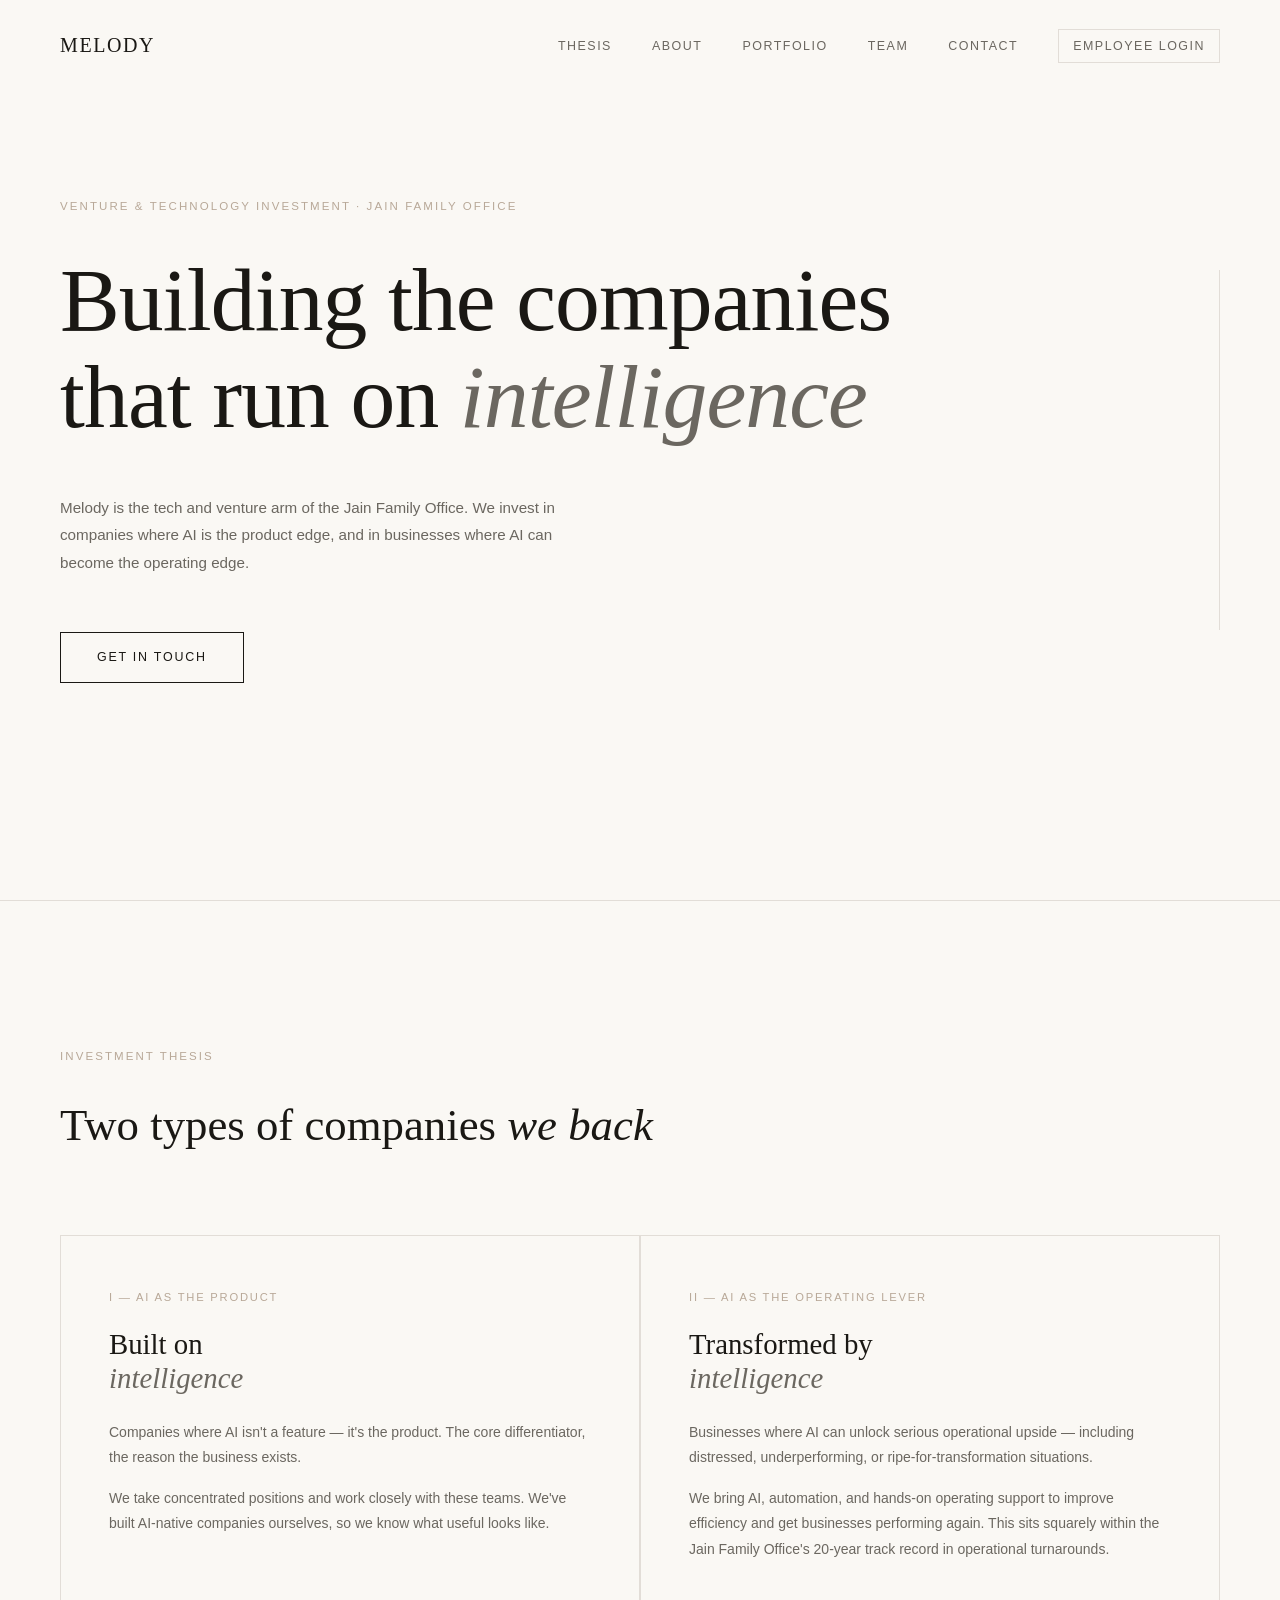
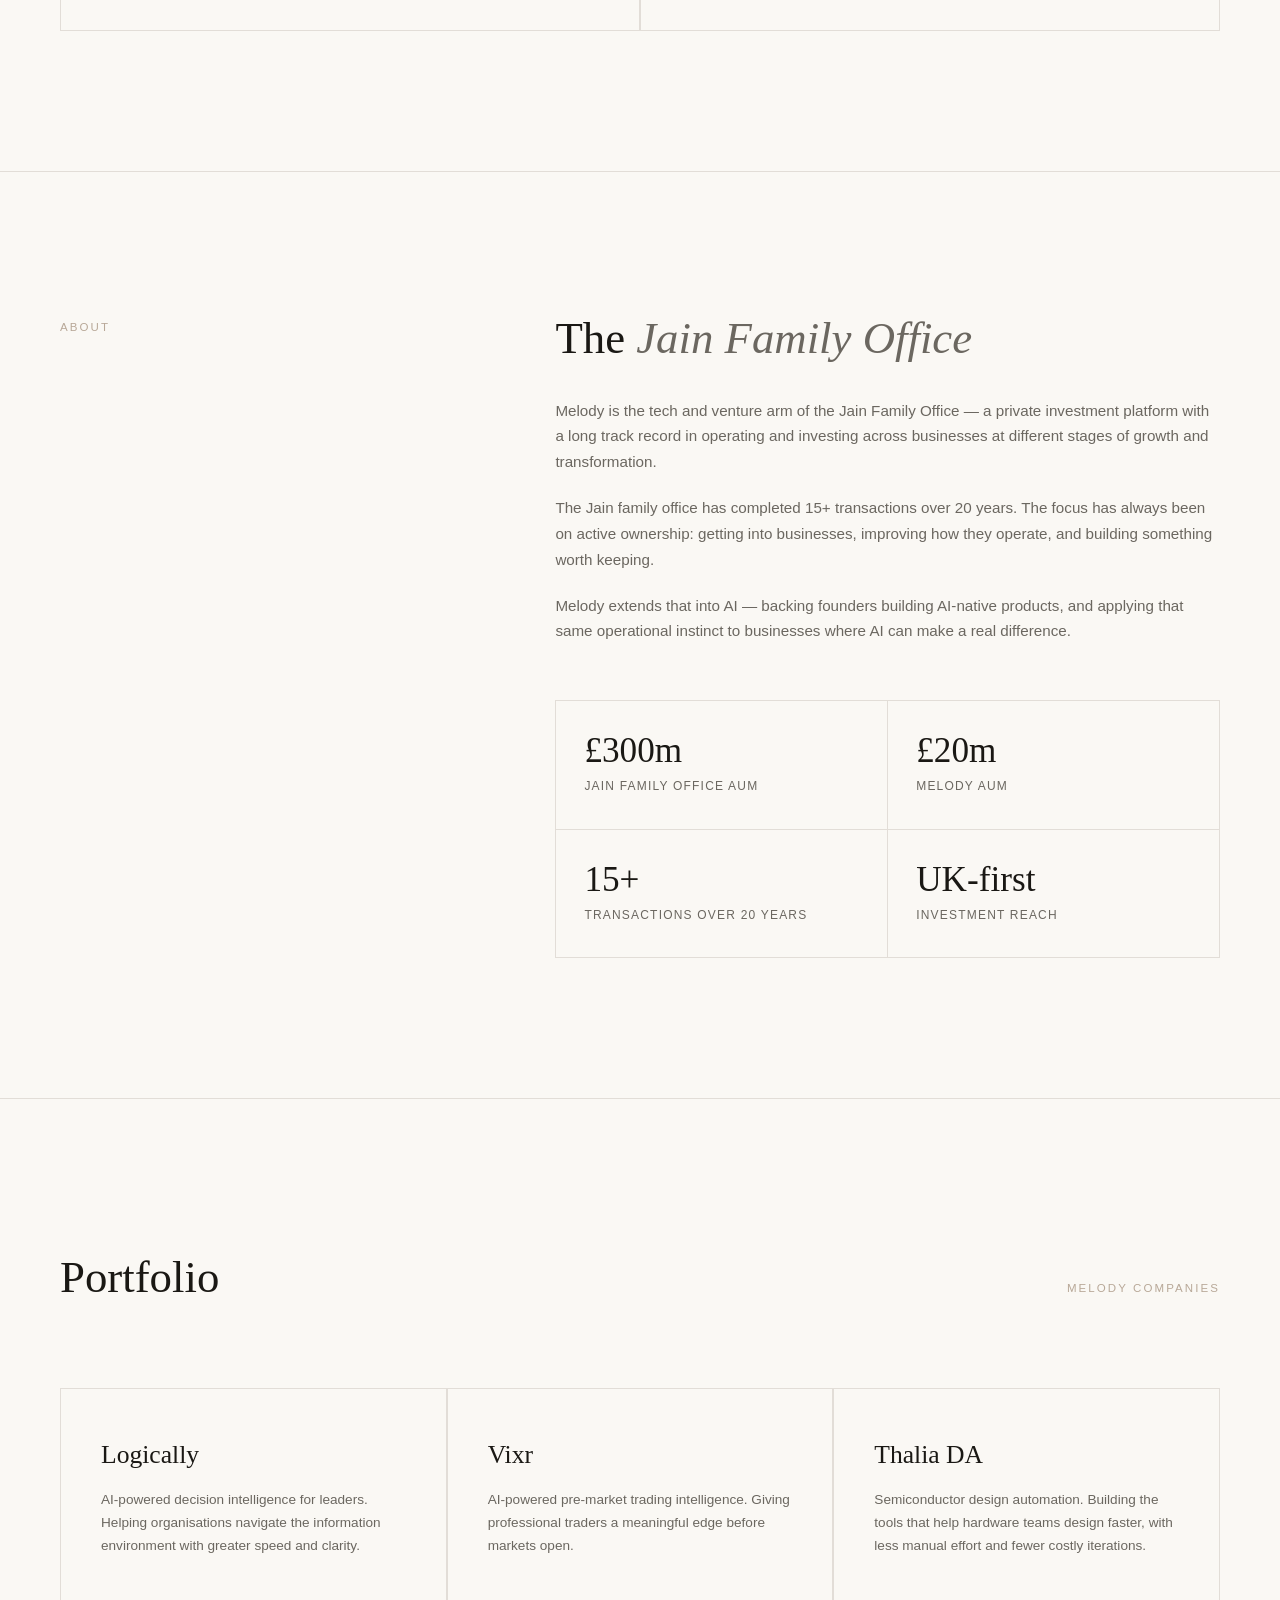
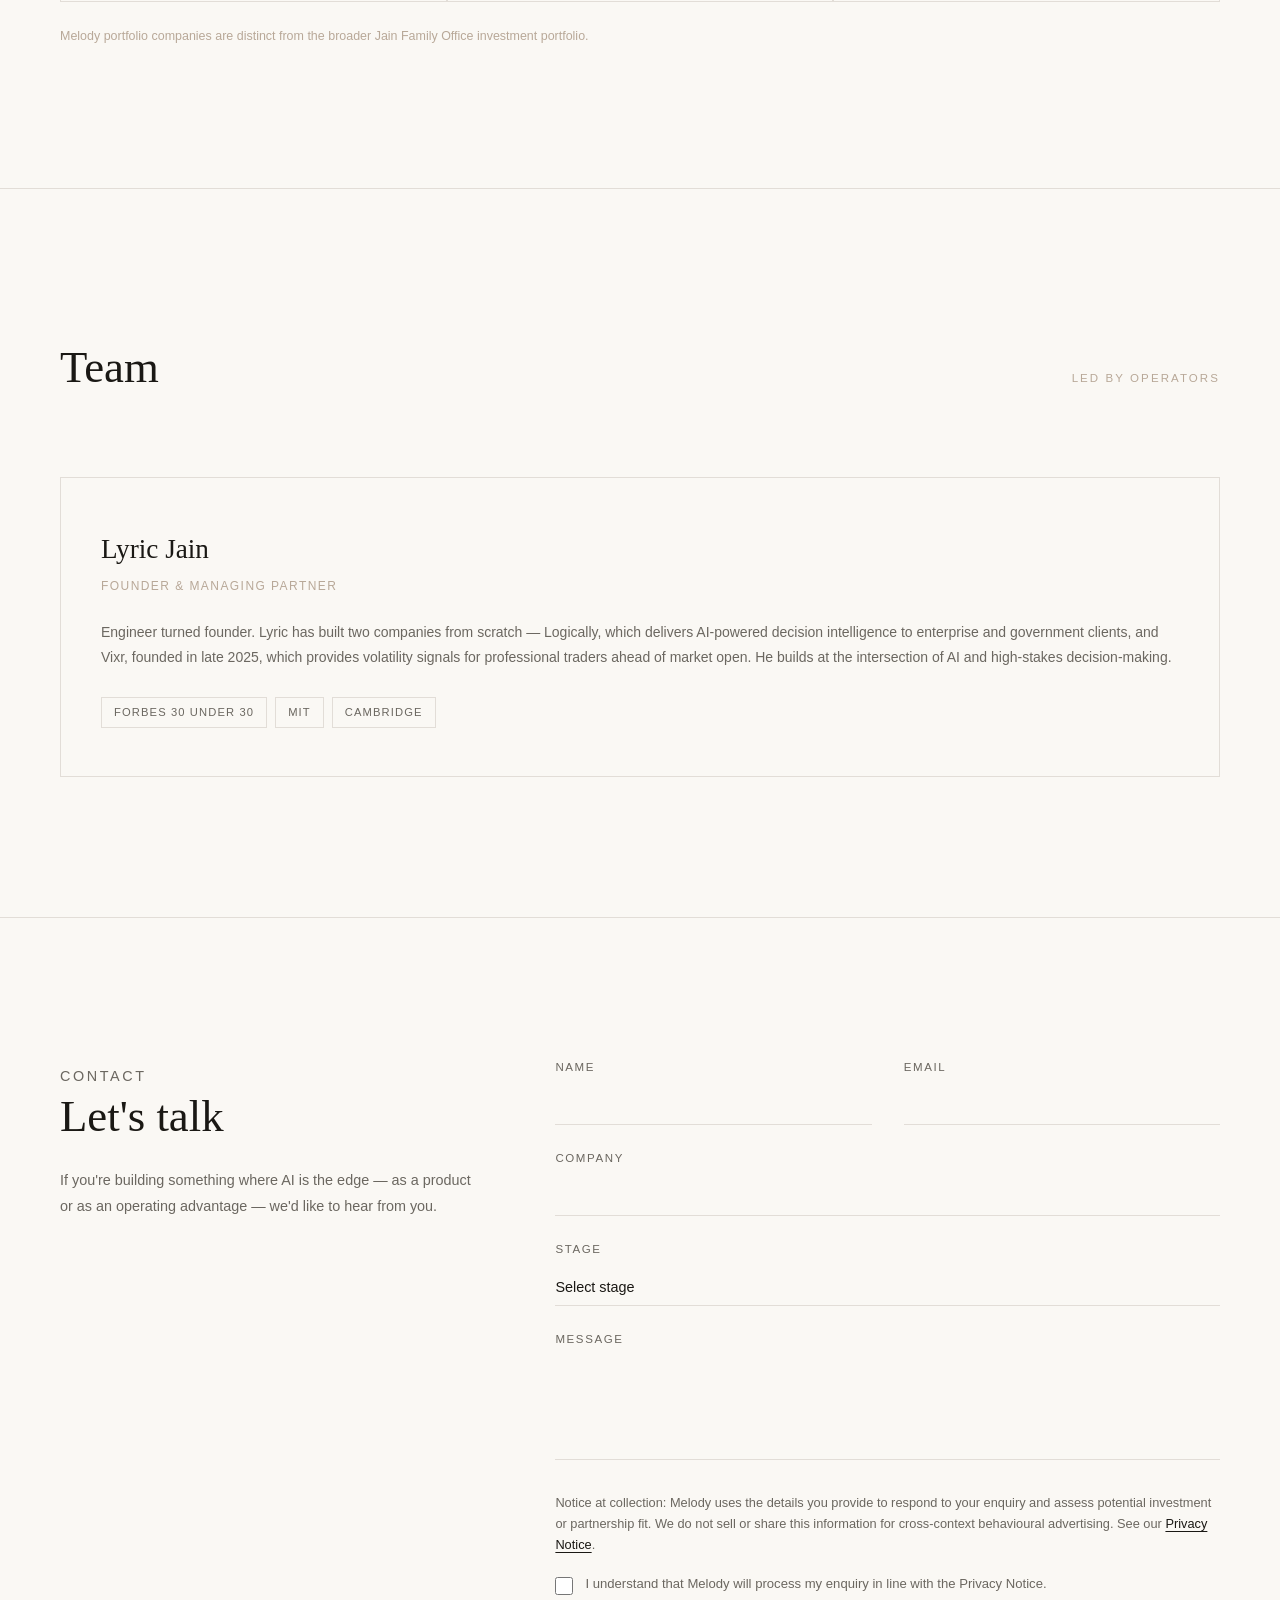
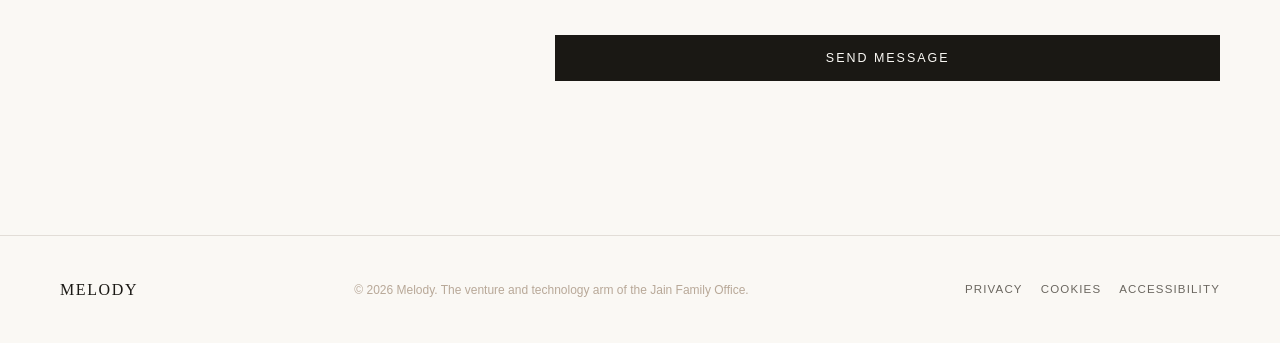
<file: index.html>
<!DOCTYPE html>
<html lang="en">
<head>
  <meta charset="UTF-8" />
  <meta name="viewport" content="width=device-width, initial-scale=1.0" />
  <title>Melody — Venture & Technology Investment</title>
  <link rel="icon" href="favicon.svg" type="image/svg+xml" />
  <style>
    *, *::before, *::after { box-sizing: border-box; margin: 0; padding: 0; }

    :root {
      --cream: #FAF8F4;
      --ink: #1A1814;
      --mid: #6B6760;
      --accent: #B8A898;
      --rule: #E2DDD7;
      --serif: Georgia, 'Times New Roman', serif;
      --sans: 'Segoe UI', Roboto, Helvetica, Arial, sans-serif;
    }

    html { scroll-behavior: smooth; }

    body {
      background: var(--cream);
      color: var(--ink);
      font-family: var(--sans);
      font-weight: 300;
      font-size: 16px;
      line-height: 1.7;
      overflow-x: hidden;
    }

    nav {
      position: fixed;
      top: 0; left: 0; right: 0;
      z-index: 100;
      display: flex;
      justify-content: space-between;
      align-items: center;
      padding: 28px 60px;
      background: var(--cream);
      border-bottom: 1px solid transparent;
      transition: border-color 0.3s;
    }
    nav.scrolled { border-color: var(--rule); }

    .nav-logo {
      font-family: var(--serif);
      font-weight: 300;
      font-size: 1.25rem;
      letter-spacing: 0.08em;
      text-transform: uppercase;
      color: var(--ink);
      text-decoration: none;
    }

    .nav-links {
      display: flex;
      gap: 40px;
      list-style: none;
    }
    .nav-links a {
      font-size: 0.78rem;
      letter-spacing: 0.12em;
      text-transform: uppercase;
      color: var(--mid);
      text-decoration: none;
      transition: color 0.2s;
    }
    .nav-links a:hover { color: var(--ink); }

    .employee-link {
      border: 1px solid var(--rule);
      padding: 9px 14px;
    }
    .employee-link:hover {
      border-color: var(--ink);
      background: var(--ink);
      color: var(--cream) !important;
    }

    section { padding: 140px 60px; }

    #hero {
      min-height: 100vh;
      display: flex;
      flex-direction: column;
      justify-content: center;
      padding-top: 120px;
      position: relative;
      overflow: hidden;
    }

    .hero-label {
      font-size: 0.72rem;
      letter-spacing: 0.18em;
      text-transform: uppercase;
      color: var(--accent);
      margin-bottom: 36px;
      opacity: 0;
      animation: fadeUp 0.8s 0.2s forwards;
    }

    .hero-headline {
      font-family: var(--serif);
      font-weight: 300;
      font-size: clamp(3rem, 7vw, 6.5rem);
      line-height: 1.08;
      letter-spacing: -0.01em;
      max-width: 860px;
      opacity: 0;
      animation: fadeUp 0.9s 0.4s forwards;
    }

    .hero-headline em { font-style: italic; color: var(--mid); }

    .hero-sub {
      margin-top: 48px;
      font-size: 0.95rem;
      color: var(--mid);
      max-width: 500px;
      line-height: 1.8;
      opacity: 0;
      animation: fadeUp 0.9s 0.6s forwards;
    }

    .hero-cta {
      margin-top: 56px;
      opacity: 0;
      animation: fadeUp 0.9s 0.8s forwards;
    }

    .btn {
      display: inline-block;
      padding: 14px 36px;
      border: 1px solid var(--ink);
      font-size: 0.78rem;
      letter-spacing: 0.14em;
      text-transform: uppercase;
      color: var(--ink);
      text-decoration: none;
      transition: background 0.25s, color 0.25s;
    }
    .btn:hover { background: var(--ink); color: var(--cream); }

    .hero-rule {
      position: absolute;
      right: 60px;
      top: 50%;
      transform: translateY(-50%);
      width: 1px;
      height: 40vh;
      background: var(--rule);
      opacity: 0;
      animation: fadeIn 1.2s 1s forwards;
    }

    .section-label {
      font-size: 0.72rem;
      letter-spacing: 0.18em;
      text-transform: uppercase;
      color: var(--accent);
      padding-top: 6px;
    }

    /* THESIS */
    #thesis { border-top: 1px solid var(--rule); }

    .thesis-header { margin-bottom: 72px; }

    .thesis-header h2 {
      font-family: var(--serif);
      font-weight: 300;
      font-size: clamp(2rem, 3.5vw, 3rem);
      margin-top: 20px;
    }

    .thesis-grid {
      display: grid;
      grid-template-columns: 1fr 1fr;
      gap: 2px;
      background: var(--rule);
      border: 1px solid var(--rule);
    }

    .thesis-card {
      background: var(--cream);
      padding: 52px 48px;
    }

    .thesis-card-label {
      font-size: 0.7rem;
      letter-spacing: 0.16em;
      text-transform: uppercase;
      color: var(--accent);
      margin-bottom: 20px;
    }

    .thesis-card h3 {
      font-family: var(--serif);
      font-weight: 300;
      font-size: 1.8rem;
      line-height: 1.2;
      margin-bottom: 24px;
    }

    .thesis-card h3 em { font-style: italic; color: var(--mid); }

    .thesis-card p {
      font-size: 0.875rem;
      color: var(--mid);
      line-height: 1.8;
      margin-bottom: 16px;
    }

    /* ABOUT */
    #about {
      display: grid;
      grid-template-columns: 1fr 1.6fr;
      gap: 80px;
      align-items: start;
      border-top: 1px solid var(--rule);
    }

    .col-body h2 {
      font-family: var(--serif);
      font-weight: 300;
      font-size: clamp(2rem, 3.5vw, 3rem);
      line-height: 1.2;
      margin-bottom: 32px;
    }
    .col-body h2 em { font-style: italic; color: var(--mid); }

    .col-body p {
      color: var(--mid);
      margin-bottom: 20px;
      font-size: 0.95rem;
    }

    .stats-grid {
      display: grid;
      grid-template-columns: repeat(2, 1fr);
      gap: 1px;
      background: var(--rule);
      margin-top: 56px;
      border: 1px solid var(--rule);
    }

    .stat { background: var(--cream); padding: 32px 28px; }

    .stat-value {
      font-family: var(--serif);
      font-size: 2.2rem;
      font-weight: 300;
      line-height: 1;
      margin-bottom: 8px;
    }

    .stat-label {
      font-size: 0.75rem;
      letter-spacing: 0.1em;
      text-transform: uppercase;
      color: var(--mid);
    }

    /* PORTFOLIO */
    #portfolio { border-top: 1px solid var(--rule); }

    .section-header {
      display: flex;
      justify-content: space-between;
      align-items: baseline;
      margin-bottom: 72px;
    }

    .section-header h2 {
      font-family: var(--serif);
      font-weight: 300;
      font-size: clamp(2rem, 3.5vw, 3rem);
    }

    .portfolio-grid {
      display: grid;
      grid-template-columns: repeat(3, 1fr);
      gap: 2px;
      background: var(--rule);
      border: 1px solid var(--rule);
    }

    .portfolio-card {
      background: var(--cream);
      padding: 44px 40px;
      transition: background 0.25s;
    }
    .portfolio-card:hover { background: #F5F1EB; }

    .portfolio-name {
      font-family: var(--serif);
      font-size: 1.6rem;
      font-weight: 300;
      margin-bottom: 12px;
    }

    .portfolio-desc {
      font-size: 0.85rem;
      color: var(--mid);
      line-height: 1.7;
    }

    .portfolio-note {
      margin-top: 24px;
      font-size: 0.78rem;
      color: var(--accent);
    }

    /* TEAM */
    #team { border-top: 1px solid var(--rule); }

    .team-grid {
      display: grid;
      grid-template-columns: repeat(auto-fit, minmax(280px, 1fr));
      gap: 2px;
      background: var(--rule);
      border: 1px solid var(--rule);
    }

    .team-card {
      background: var(--cream);
      padding: 48px 40px;
      transition: background 0.25s;
    }
    .team-card:hover { background: #F5F1EB; }

    .team-name {
      font-family: var(--serif);
      font-size: 1.7rem;
      font-weight: 300;
      margin-bottom: 4px;
    }

    .team-title {
      font-size: 0.75rem;
      letter-spacing: 0.12em;
      text-transform: uppercase;
      color: var(--accent);
      margin-bottom: 24px;
    }

    .team-bio {
      font-size: 0.875rem;
      color: var(--mid);
      line-height: 1.75;
    }

    .team-tags {
      display: flex;
      flex-wrap: wrap;
      gap: 8px;
      margin-top: 28px;
    }

    .tag {
      font-size: 0.7rem;
      letter-spacing: 0.1em;
      text-transform: uppercase;
      border: 1px solid var(--rule);
      padding: 5px 12px;
      color: var(--mid);
    }

    /* CONTACT */
    #contact {
      border-top: 1px solid var(--rule);
      display: grid;
      grid-template-columns: 1fr 1.6fr;
      gap: 80px;
      align-items: start;
    }

    .contact-left h2 {
      font-family: var(--serif);
      font-weight: 300;
      font-size: clamp(2rem, 3.5vw, 3rem);
      line-height: 1.2;
      margin-bottom: 24px;
    }

    .contact-left p {
      font-size: 0.9rem;
      color: var(--mid);
      line-height: 1.8;
    }

    .form-group { margin-bottom: 24px; }

    .form-group label {
      display: block;
      font-size: 0.72rem;
      letter-spacing: 0.14em;
      text-transform: uppercase;
      color: var(--mid);
      margin-bottom: 10px;
    }

    .form-group input,
    .form-group textarea,
    .form-group select {
      width: 100%;
      background: transparent;
      border: none;
      border-bottom: 1px solid var(--rule);
      padding: 10px 0;
      font-family: var(--sans);
      font-size: 0.9rem;
      font-weight: 300;
      color: var(--ink);
      outline: none;
      transition: border-color 0.2s;
      -webkit-appearance: none;
    }

    .form-group input:focus,
    .form-group textarea:focus,
    .form-group select:focus { border-color: var(--ink); }

    .form-group textarea { resize: none; height: 100px; }
    .form-row { display: grid; grid-template-columns: 1fr 1fr; gap: 32px; }

    .submit-btn {
      margin-top: 16px;
      width: 100%;
      padding: 16px;
      background: var(--ink);
      color: var(--cream);
      border: none;
      font-family: var(--sans);
      font-size: 0.78rem;
      letter-spacing: 0.16em;
      text-transform: uppercase;
      cursor: pointer;
      transition: background 0.25s;
    }
    .submit-btn:hover { background: #2e2b26; }
    .submit-btn:disabled { opacity: 0.5; cursor: not-allowed; }

    .form-note {
      margin-top: 14px;
      font-size: 0.75rem;
      color: var(--accent);
      text-align: center;
    }

    .collection-notice {
      margin: 6px 0 18px;
      color: var(--mid);
      font-size: 0.8rem;
      line-height: 1.65;
    }
    .collection-notice a,
    .privacy-check a {
      color: var(--ink);
      text-underline-offset: 3px;
    }

    .privacy-check {
      display: flex;
      align-items: flex-start;
      gap: 12px;
      margin: 8px 0 24px;
      color: var(--mid);
      font-size: 0.82rem;
      line-height: 1.65;
    }
    .privacy-check input {
      width: 18px;
      height: 18px;
      margin-top: 4px;
      accent-color: var(--ink);
      flex: 0 0 auto;
    }

    footer {
      border-top: 1px solid var(--rule);
      padding: 40px 60px;
      display: flex;
      justify-content: space-between;
      align-items: center;
    }

    .footer-logo {
      font-family: var(--serif);
      font-weight: 300;
      font-size: 1rem;
      letter-spacing: 0.1em;
      text-transform: uppercase;
    }

    .footer-copy { font-size: 0.75rem; color: var(--accent); }

    .footer-links {
      display: flex;
      flex-wrap: wrap;
      justify-content: flex-end;
      gap: 18px;
      font-size: 0.72rem;
      letter-spacing: 0.1em;
      text-transform: uppercase;
    }
    .footer-links a {
      color: var(--mid);
      text-decoration: none;
      transition: color 0.2s;
    }
    .footer-links a:hover { color: var(--ink); }

    @keyframes fadeUp {
      from { opacity: 0; transform: translateY(24px); }
      to   { opacity: 1; transform: translateY(0); }
    }
    @keyframes fadeIn {
      from { opacity: 0; }
      to   { opacity: 1; }
    }

    .reveal {
      opacity: 0;
      transform: translateY(20px);
      transition: opacity 0.7s ease, transform 0.7s ease;
    }
    .reveal.visible {
      opacity: 1;
      transform: translateY(0);
    }

    @media (max-width: 860px) {
      nav { padding: 24px 28px; }
      .nav-links { display: none; }
      section { padding: 100px 28px; }
      #about, #contact { grid-template-columns: 1fr; gap: 48px; }
      .thesis-grid, .portfolio-grid { grid-template-columns: 1fr; }
      .form-row { grid-template-columns: 1fr; gap: 0; }
      .stats-grid { grid-template-columns: 1fr 1fr; }
      footer { padding: 32px 28px; flex-direction: column; gap: 12px; text-align: center; }
      .footer-links { justify-content: center; }
      .hero-rule { display: none; }
      .thesis-card { padding: 40px 28px; }
    }
  </style>
</head>
<body>

  <nav id="navbar">
    <a href="#hero" class="nav-logo">Melody</a>
    <ul class="nav-links">
      <li><a href="#thesis">Thesis</a></li>
      <li><a href="#about">About</a></li>
      <li><a href="#portfolio">Portfolio</a></li>
      <li><a href="#team">Team</a></li>
      <li><a href="#contact">Contact</a></li>
      <li><a href="employee-login.html" class="employee-link">Employee Login</a></li>
    </ul>
  </nav>

  <!-- HERO -->
  <section id="hero">
    <p class="hero-label">Venture & Technology Investment · Jain Family Office</p>
    <h1 class="hero-headline">
      Building the companies that run on <em>intelligence</em>
    </h1>
    <p class="hero-sub">
      Melody is the tech and venture arm of the Jain Family Office. We invest in companies where AI is the product edge, and in businesses where AI can become the operating edge.
    </p>
    <div class="hero-cta">
      <a href="#contact" class="btn">Get in touch</a>
    </div>
    <div class="hero-rule"></div>
  </section>

    <!-- THESIS -->
  <section id="thesis">
    <div class="thesis-header reveal">
      <div class="section-label">Investment Thesis</div>
      <h2>Two types of companies <em>we back</em></h2>
    </div>
    <div class="thesis-grid">
      <div class="thesis-card reveal">
        <div class="thesis-card-label">I — AI as the Product</div>
        <h3>Built on<br><em>intelligence</em></h3>
        <p>
          Companies where AI isn't a feature — it's the product. The core differentiator, the reason the business exists.
        </p>
        <p>
          We take concentrated positions and work closely with these teams. We've built AI-native companies ourselves, so we know what useful looks like.
        </p>
      </div>
      <div class="thesis-card reveal">
        <div class="thesis-card-label">II — AI as the Operating Lever</div>
        <h3>Transformed by<br><em>intelligence</em></h3>
        <p>
          Businesses where AI can unlock serious operational upside — including distressed, underperforming, or ripe-for-transformation situations.
        </p>
        <p>
          We bring AI, automation, and hands-on operating support to improve efficiency and get businesses performing again. This sits squarely within the Jain Family Office's 20-year track record in operational turnarounds.
        </p>
      </div>
    </div>
  </section>
  
  <!-- ABOUT -->
  <section id="about">
    <div class="section-label reveal">About</div>
    <div class="col-body reveal">
      <h2>The <em>Jain Family Office</em></h2>
      <p>
        Melody is the tech and venture arm of the Jain Family Office — a private investment platform with a long track record in operating and investing across businesses at different stages of growth and transformation.
      </p>
      <p>
        The Jain family office has completed 15+ transactions over 20 years. The focus has always been on active ownership: getting into businesses, improving how they operate, and building something worth keeping.
      </p>
      <p>
        Melody extends that into AI — backing founders building AI-native products, and applying that same operational instinct to businesses where AI can make a real difference.
      </p>
      <div class="stats-grid">
        <div class="stat">
          <div class="stat-value">£300m</div>
          <div class="stat-label">Jain Family Office AUM</div>
        </div>
        <div class="stat">
          <div class="stat-value">£20m</div>
          <div class="stat-label">Melody AUM</div>
        </div>
        <div class="stat">
          <div class="stat-value">15+</div>
          <div class="stat-label">Transactions over 20 years</div>
        </div>
        <div class="stat">
          <div class="stat-value">UK-first</div>
          <div class="stat-label">Investment reach</div>
        </div>
      </div>
    </div>
  </section>

  <!-- PORTFOLIO -->
  <section id="portfolio">
    <div class="section-header reveal">
      <h2>Portfolio</h2>
      <span class="section-label">Melody companies</span>
    </div>
    <div class="portfolio-grid">
      <div class="portfolio-card reveal">
        <div class="portfolio-name">Logically</div>
        <p class="portfolio-desc">AI-powered decision intelligence for leaders. Helping organisations navigate the information environment with greater speed and clarity.</p>
      </div>
      <div class="portfolio-card reveal">
        <div class="portfolio-name">Vixr</div>
        <p class="portfolio-desc">AI-powered pre-market trading intelligence. Giving professional traders a meaningful edge before markets open.</p>
      </div>
      <div class="portfolio-card reveal">
        <div class="portfolio-name">Thalia DA</div>
        <p class="portfolio-desc">Semiconductor design automation. Building the tools that help hardware teams design faster, with less manual effort and fewer costly iterations.</p>
      </div>
    </div>
    <p class="portfolio-note reveal">Melody portfolio companies are distinct from the broader Jain Family Office investment portfolio.</p>
  </section>

  <!-- TEAM -->
  <section id="team">
    <div class="section-header reveal">
      <h2>Team</h2>
      <span class="section-label">Led by operators</span>
    </div>
    <div class="team-grid">
      <div class="team-card reveal">
        <div class="team-name">Lyric Jain</div>
        <div class="team-title">Founder & Managing Partner</div>
      <p class="team-bio">
          Engineer turned founder. Lyric has built two companies from scratch — Logically, which delivers AI-powered decision intelligence to enterprise and government clients, and Vixr, founded in late 2025, which provides volatility signals for professional traders ahead of market open. He builds at the intersection of AI and high-stakes decision-making.
        </p> 
        <div class="team-tags">
          <span class="tag">Forbes 30 Under 30</span>
          <span class="tag">MIT</span>
          <span class="tag">Cambridge</span>
        </div>
      </div>
    </div>
  </section>

  <!-- CONTACT -->
  <section id="contact">
    <div class="contact-left reveal">
      <p class="section-label">Contact</p>
      <h2>Let's talk</h2>
      <p>
        If you're building something where AI is the edge — as a product or as an operating advantage — we'd like to hear from you.
      </p>
    </div>
    <div class="reveal">
      <div class="form-row">
        <div class="form-group">
          <label for="name">Name</label>
          <input type="text" id="name" />
        </div>
        <div class="form-group">
          <label for="email">Email</label>
          <input type="email" id="email" />
        </div>
      </div>
      <div class="form-group">
        <label for="company">Company</label>
        <input type="text" id="company" />
      </div>
      <div class="form-group">
        <label for="stage">Stage</label>
        <select id="stage">
          <option value="" disabled selected>Select stage</option>
          <option>Pre-seed</option>
          <option>Seed</option>
          <option>Series A</option>
          <option>Growth</option>
          <option>Distressed / Turnaround</option>
          <option>Other</option>
        </select>
      </div>
      <div class="form-group">
        <label for="message">Message</label>
        <textarea id="message"></textarea>
      </div>
      <p class="collection-notice">
        Notice at collection: Melody uses the details you provide to respond to your enquiry and assess potential investment or partnership fit. We do not sell or share this information for cross-context behavioural advertising. See our <a href="privacy.html">Privacy Notice</a>.
      </p>
      <label class="privacy-check">
        <input type="checkbox" id="privacy-ack" />
        <span>I understand that Melody will process my enquiry in line with the Privacy Notice.</span>
      </label>
      <button class="submit-btn" id="submit-btn" onclick="handleSubmit()">Send message</button>
      <p class="form-note" id="form-note"></p>
    </div>
  </section>

  <footer>
    <div class="footer-logo">Melody</div>
    <div class="footer-copy">© 2026 Melody. The venture and technology arm of the Jain Family Office.</div>
    <div class="footer-links" aria-label="Legal links">
      <a href="privacy.html">Privacy</a>
      <a href="cookies.html">Cookies</a>
      <a href="accessibility.html">Accessibility</a>
    </div>
  </footer>

  <script>
    if (
      window.location.hash.includes('access_token=') ||
      window.location.hash.includes('refresh_token=')
    ) {
      window.history.replaceState(null, document.title, `${window.location.pathname}${window.location.search}`);
      window.location.replace('employee-login.html?status=auth_error');
    }

    const navbar = document.getElementById('navbar');
    window.addEventListener('scroll', () => {
      navbar.classList.toggle('scrolled', window.scrollY > 40);
    });

    const reveals = document.querySelectorAll('.reveal');
    const observer = new IntersectionObserver((entries) => {
      entries.forEach((entry, i) => {
        if (entry.isIntersecting) {
          setTimeout(() => entry.target.classList.add('visible'), i * 80);
          observer.unobserve(entry.target);
        }
      });
    }, { threshold: 0.1 });
    reveals.forEach(el => observer.observe(el));

    async function handleSubmit() {
      const name = document.getElementById('name').value.trim();
      const email = document.getElementById('email').value.trim();
      const company = document.getElementById('company').value.trim();
      const stage = document.getElementById('stage').value;
      const message = document.getElementById('message').value.trim();
      const privacyAck = document.getElementById('privacy-ack').checked;
      const note = document.getElementById('form-note');
      const btn = document.getElementById('submit-btn');

      if (!name || !email) {
        note.style.color = '#b08080';
        note.textContent = 'Please fill in your name and email.';
        return;
      }

      if (!privacyAck) {
        note.style.color = '#b08080';
        note.textContent = 'Please acknowledge the Privacy Notice before sending.';
        return;
      }

      btn.textContent = 'Sending…';
      btn.disabled = true;

      try {
        const res = await fetch('https://formspree.io/f/xeepzlgv', {
          method: 'POST',
          headers: { 'Accept': 'application/json', 'Content-Type': 'application/json' },
          body: JSON.stringify({ name, email, company, stage, message,
            _replyto: email,
            _subject: `New enquiry from ${name} — Melody` })
        });

        if (res.ok) {
          note.style.color = '#8a9e8a';
          note.textContent = 'Message received — we\'ll be in touch.';
          btn.textContent = 'Sent';
          ['name','email','company','message'].forEach(id => document.getElementById(id).value = '');
          document.getElementById('stage').selectedIndex = 0;
          document.getElementById('privacy-ack').checked = false;
        } else {
          throw new Error('Failed');
        }
      } catch {
        note.style.color = '#b08080';
        note.textContent = 'Something went wrong — please try again.';
        btn.textContent = 'Send message';
        btn.disabled = false;
      }
    }
  </script>

</body>
</html>
</file>
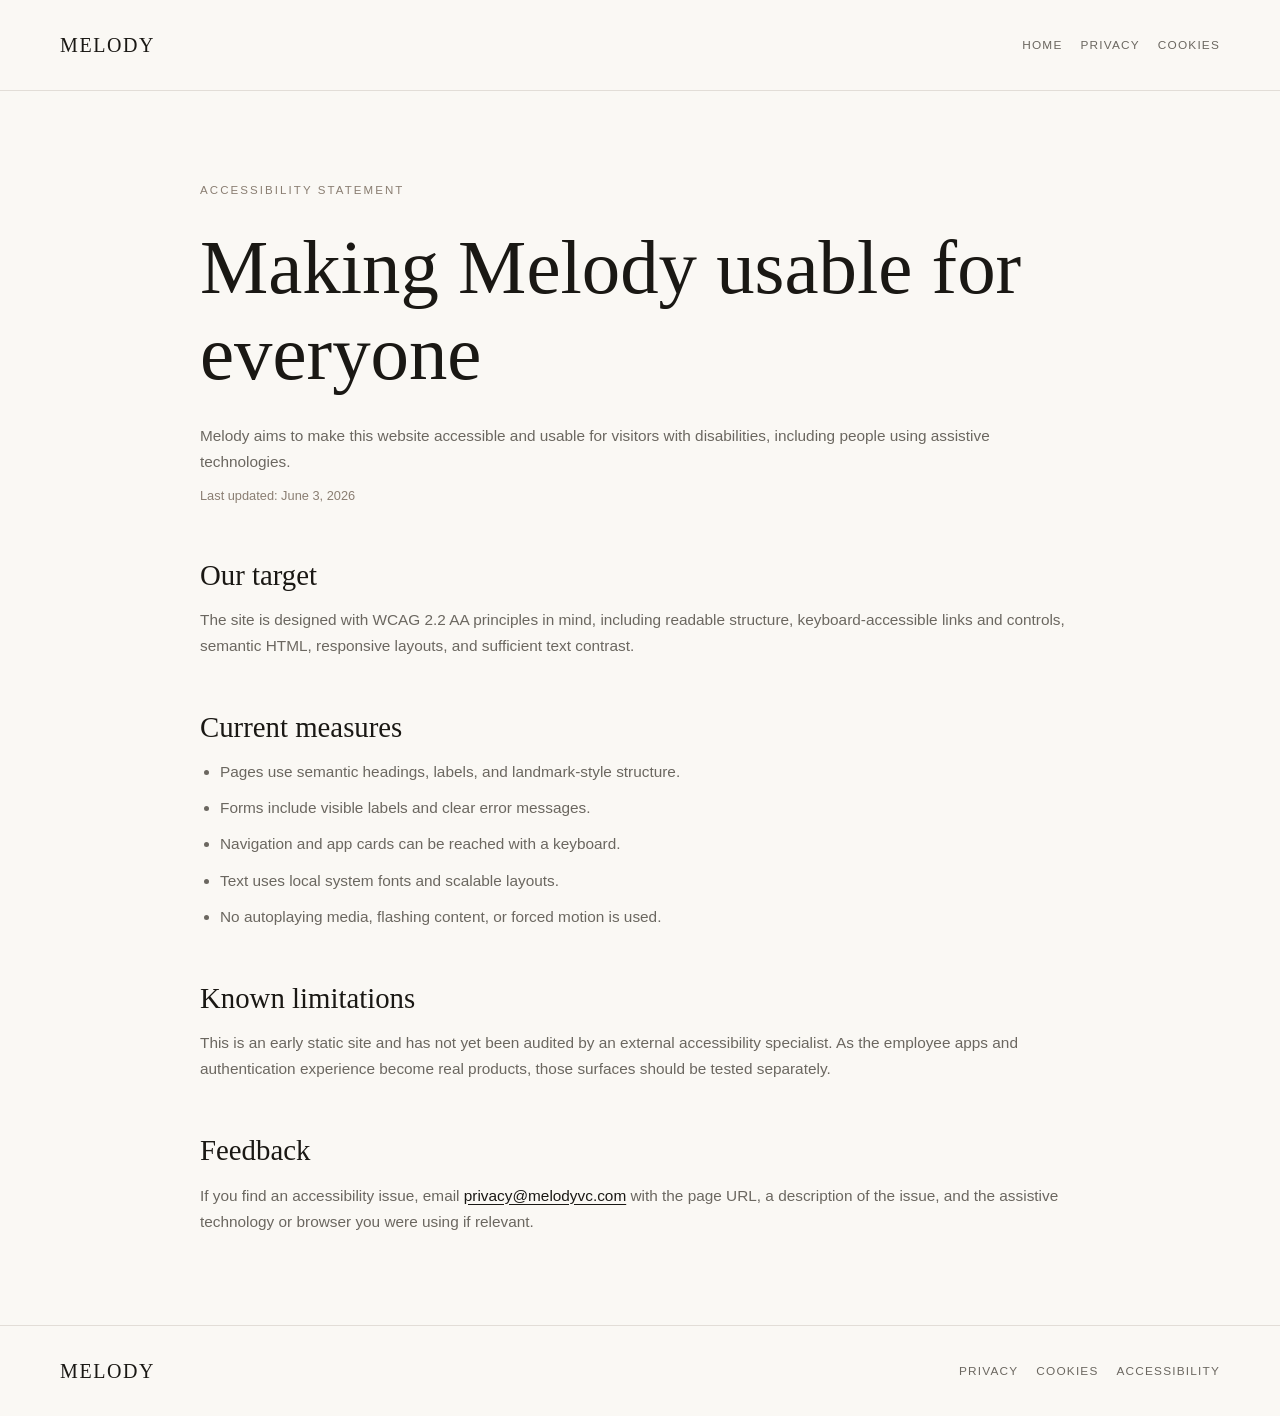
<file: accessibility.html>
<!DOCTYPE html>
<html lang="en">
<head>
  <meta charset="UTF-8" />
  <meta name="viewport" content="width=device-width, initial-scale=1.0" />
  <title>Accessibility Statement | Melody</title>
  <link rel="icon" href="favicon.svg" type="image/svg+xml" />
  <style>
    *, *::before, *::after { box-sizing: border-box; margin: 0; padding: 0; }
    :root {
      --cream: #FAF8F4;
      --ink: #1A1814;
      --mid: #6B6760;
      --accent: #8A7E72;
      --rule: #E2DDD7;
      --paper: #FFFFFF;
      --serif: Georgia, 'Times New Roman', serif;
      --sans: 'Segoe UI', Roboto, Helvetica, Arial, sans-serif;
    }
    body {
      background: var(--cream);
      color: var(--ink);
      font-family: var(--sans);
      font-weight: 300;
      line-height: 1.7;
    }
    nav, footer {
      display: flex;
      justify-content: space-between;
      align-items: center;
      gap: 24px;
      padding: 28px 60px;
      border-bottom: 1px solid var(--rule);
    }
    footer {
      border-top: 1px solid var(--rule);
      border-bottom: none;
    }
    .brand {
      font-family: var(--serif);
      font-size: 1.25rem;
      letter-spacing: 0.08em;
      text-transform: uppercase;
      color: var(--ink);
      text-decoration: none;
    }
    .links {
      display: flex;
      flex-wrap: wrap;
      gap: 18px;
      font-size: 0.74rem;
      letter-spacing: 0.1em;
      text-transform: uppercase;
    }
    .links a {
      color: var(--mid);
      text-decoration: none;
    }
    .links a:hover { color: var(--ink); }
    main {
      width: min(880px, calc(100% - 56px));
      margin: 0 auto;
      padding: 90px 0;
    }
    .label {
      color: var(--accent);
      font-size: 0.72rem;
      letter-spacing: 0.18em;
      text-transform: uppercase;
      margin-bottom: 24px;
    }
    h1, h2 {
      font-family: var(--serif);
      font-weight: 300;
      line-height: 1.12;
    }
    h1 {
      font-size: clamp(2.8rem, 6vw, 5rem);
      margin-bottom: 26px;
    }
    h2 {
      font-size: 1.8rem;
      margin: 52px 0 16px;
    }
    p, li {
      color: var(--mid);
      font-size: 0.96rem;
    }
    ul {
      display: grid;
      gap: 10px;
      margin: 14px 0 0 20px;
    }
    a { color: var(--ink); text-underline-offset: 3px; }
    .updated {
      color: var(--accent);
      font-size: 0.8rem;
      margin-top: 10px;
    }
    @media (max-width: 760px) {
      nav, footer {
        padding: 24px 28px;
        align-items: flex-start;
        flex-direction: column;
      }
      main { padding: 64px 0; }
    }
  </style>
</head>
<body>
  <nav>
    <a href="index.html" class="brand">Melody</a>
    <div class="links" aria-label="Site links">
      <a href="index.html">Home</a>
      <a href="privacy.html">Privacy</a>
      <a href="cookies.html">Cookies</a>
    </div>
  </nav>

  <main>
    <p class="label">Accessibility Statement</p>
    <h1>Making Melody usable for everyone</h1>
    <p>
      Melody aims to make this website accessible and usable for visitors with disabilities, including people using assistive technologies.
    </p>
    <p class="updated">Last updated: June 3, 2026</p>

    <h2>Our target</h2>
    <p>
      The site is designed with WCAG 2.2 AA principles in mind, including readable structure, keyboard-accessible links and controls, semantic HTML, responsive layouts, and sufficient text contrast.
    </p>

    <h2>Current measures</h2>
    <ul>
      <li>Pages use semantic headings, labels, and landmark-style structure.</li>
      <li>Forms include visible labels and clear error messages.</li>
      <li>Navigation and app cards can be reached with a keyboard.</li>
      <li>Text uses local system fonts and scalable layouts.</li>
      <li>No autoplaying media, flashing content, or forced motion is used.</li>
    </ul>

    <h2>Known limitations</h2>
    <p>
      This is an early static site and has not yet been audited by an external accessibility specialist. As the employee apps and authentication experience become real products, those surfaces should be tested separately.
    </p>

    <h2>Feedback</h2>
    <p>
      If you find an accessibility issue, email <a href="mailto:privacy@melodyvc.com">privacy@melodyvc.com</a> with the page URL, a description of the issue, and the assistive technology or browser you were using if relevant.
    </p>
  </main>

  <footer>
    <div class="brand">Melody</div>
    <div class="links" aria-label="Legal links">
      <a href="privacy.html">Privacy</a>
      <a href="cookies.html">Cookies</a>
      <a href="accessibility.html">Accessibility</a>
    </div>
  </footer>
</body>
</html>
</file>
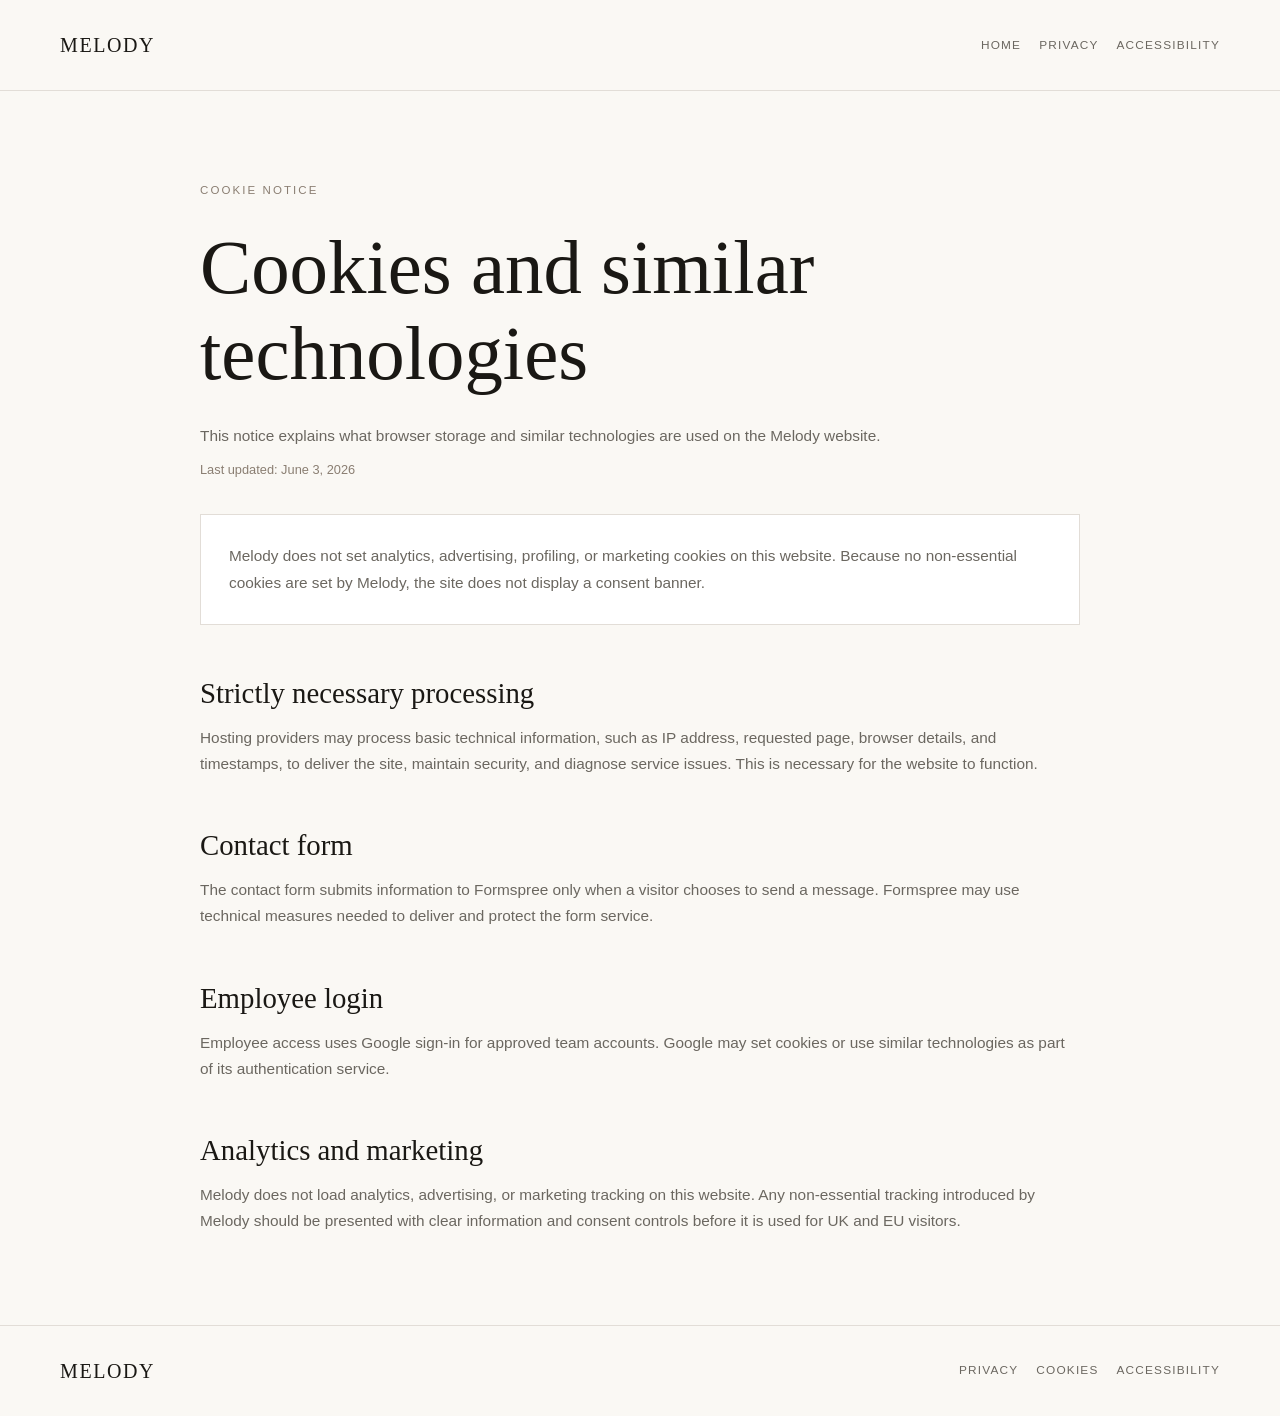
<file: cookies.html>
<!DOCTYPE html>
<html lang="en">
<head>
  <meta charset="UTF-8" />
  <meta name="viewport" content="width=device-width, initial-scale=1.0" />
  <title>Cookie Notice | Melody</title>
  <link rel="icon" href="favicon.svg" type="image/svg+xml" />
  <style>
    *, *::before, *::after { box-sizing: border-box; margin: 0; padding: 0; }
    :root {
      --cream: #FAF8F4;
      --ink: #1A1814;
      --mid: #6B6760;
      --accent: #8A7E72;
      --rule: #E2DDD7;
      --paper: #FFFFFF;
      --serif: Georgia, 'Times New Roman', serif;
      --sans: 'Segoe UI', Roboto, Helvetica, Arial, sans-serif;
    }
    body {
      background: var(--cream);
      color: var(--ink);
      font-family: var(--sans);
      font-weight: 300;
      line-height: 1.7;
    }
    nav, footer {
      display: flex;
      justify-content: space-between;
      align-items: center;
      gap: 24px;
      padding: 28px 60px;
      border-bottom: 1px solid var(--rule);
    }
    footer {
      border-top: 1px solid var(--rule);
      border-bottom: none;
    }
    .brand {
      font-family: var(--serif);
      font-size: 1.25rem;
      letter-spacing: 0.08em;
      text-transform: uppercase;
      color: var(--ink);
      text-decoration: none;
    }
    .links {
      display: flex;
      flex-wrap: wrap;
      gap: 18px;
      font-size: 0.74rem;
      letter-spacing: 0.1em;
      text-transform: uppercase;
    }
    .links a {
      color: var(--mid);
      text-decoration: none;
    }
    .links a:hover { color: var(--ink); }
    main {
      width: min(880px, calc(100% - 56px));
      margin: 0 auto;
      padding: 90px 0;
    }
    .label {
      color: var(--accent);
      font-size: 0.72rem;
      letter-spacing: 0.18em;
      text-transform: uppercase;
      margin-bottom: 24px;
    }
    h1, h2 {
      font-family: var(--serif);
      font-weight: 300;
      line-height: 1.12;
    }
    h1 {
      font-size: clamp(2.8rem, 6vw, 5rem);
      margin-bottom: 26px;
    }
    h2 {
      font-size: 1.8rem;
      margin: 52px 0 16px;
    }
    p, li {
      color: var(--mid);
      font-size: 0.96rem;
    }
    ul {
      display: grid;
      gap: 10px;
      margin: 14px 0 0 20px;
    }
    .notice-box {
      border: 1px solid var(--rule);
      background: var(--paper);
      padding: 28px;
      margin: 34px 0;
    }
    .updated {
      color: var(--accent);
      font-size: 0.8rem;
      margin-top: 10px;
    }
    @media (max-width: 760px) {
      nav, footer {
        padding: 24px 28px;
        align-items: flex-start;
        flex-direction: column;
      }
      main { padding: 64px 0; }
    }
  </style>
</head>
<body>
  <nav>
    <a href="index.html" class="brand">Melody</a>
    <div class="links" aria-label="Site links">
      <a href="index.html">Home</a>
      <a href="privacy.html">Privacy</a>
      <a href="accessibility.html">Accessibility</a>
    </div>
  </nav>

  <main>
    <p class="label">Cookie Notice</p>
    <h1>Cookies and similar technologies</h1>
    <p>
      This notice explains what browser storage and similar technologies are used on the Melody website.
    </p>
    <p class="updated">Last updated: June 3, 2026</p>

    <div class="notice-box">
      <p>
        Melody does not set analytics, advertising, profiling, or marketing cookies on this website. Because no non-essential cookies are set by Melody, the site does not display a consent banner.
      </p>
    </div>

    <h2>Strictly necessary processing</h2>
    <p>
      Hosting providers may process basic technical information, such as IP address, requested page, browser details, and timestamps, to deliver the site, maintain security, and diagnose service issues. This is necessary for the website to function.
    </p>

    <h2>Contact form</h2>
    <p>
      The contact form submits information to Formspree only when a visitor chooses to send a message. Formspree may use technical measures needed to deliver and protect the form service.
    </p>

    <h2>Employee login</h2>
    <p>
      Employee access uses Google sign-in for approved team accounts. Google may set cookies or use similar technologies as part of its authentication service.
    </p>

    <h2>Analytics and marketing</h2>
    <p>
      Melody does not load analytics, advertising, or marketing tracking on this website. Any non-essential tracking introduced by Melody should be presented with clear information and consent controls before it is used for UK and EU visitors.
    </p>
  </main>

  <footer>
    <div class="brand">Melody</div>
    <div class="links" aria-label="Legal links">
      <a href="privacy.html">Privacy</a>
      <a href="cookies.html">Cookies</a>
      <a href="accessibility.html">Accessibility</a>
    </div>
  </footer>
</body>
</html>
</file>
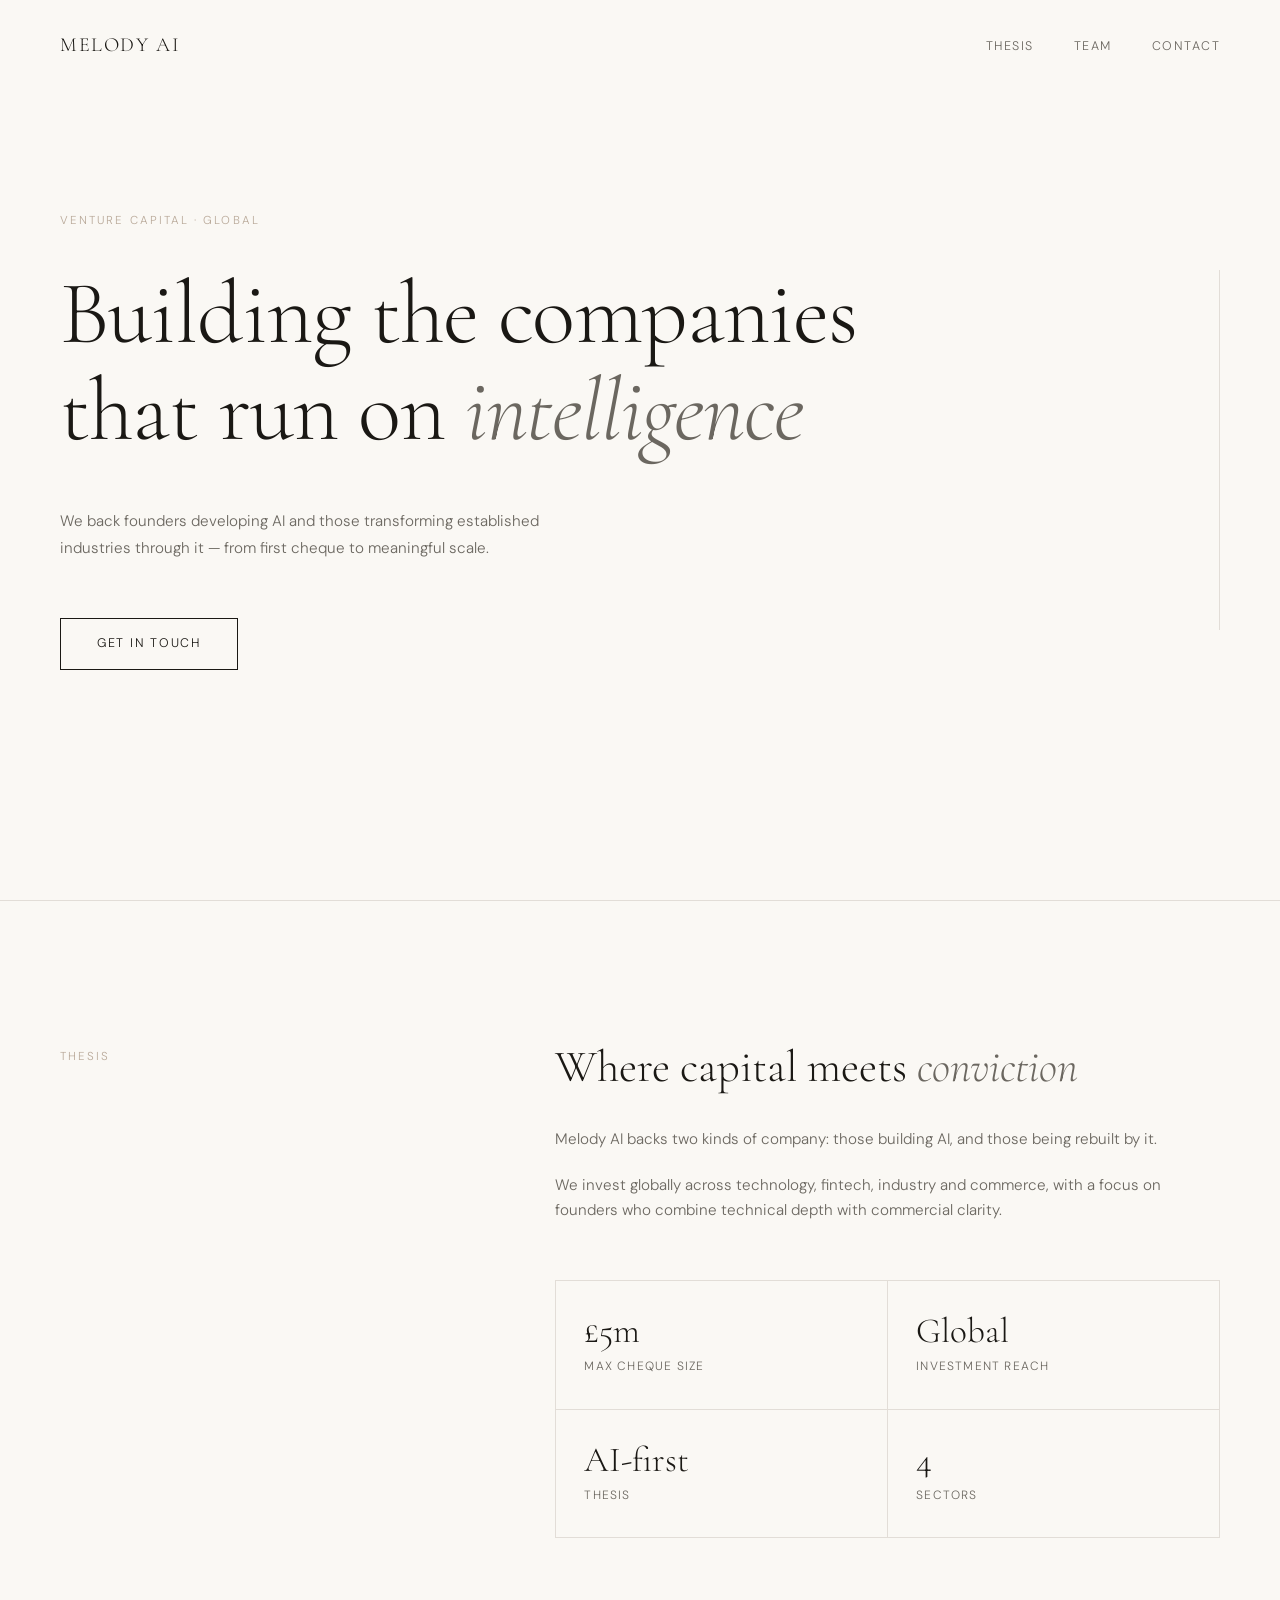
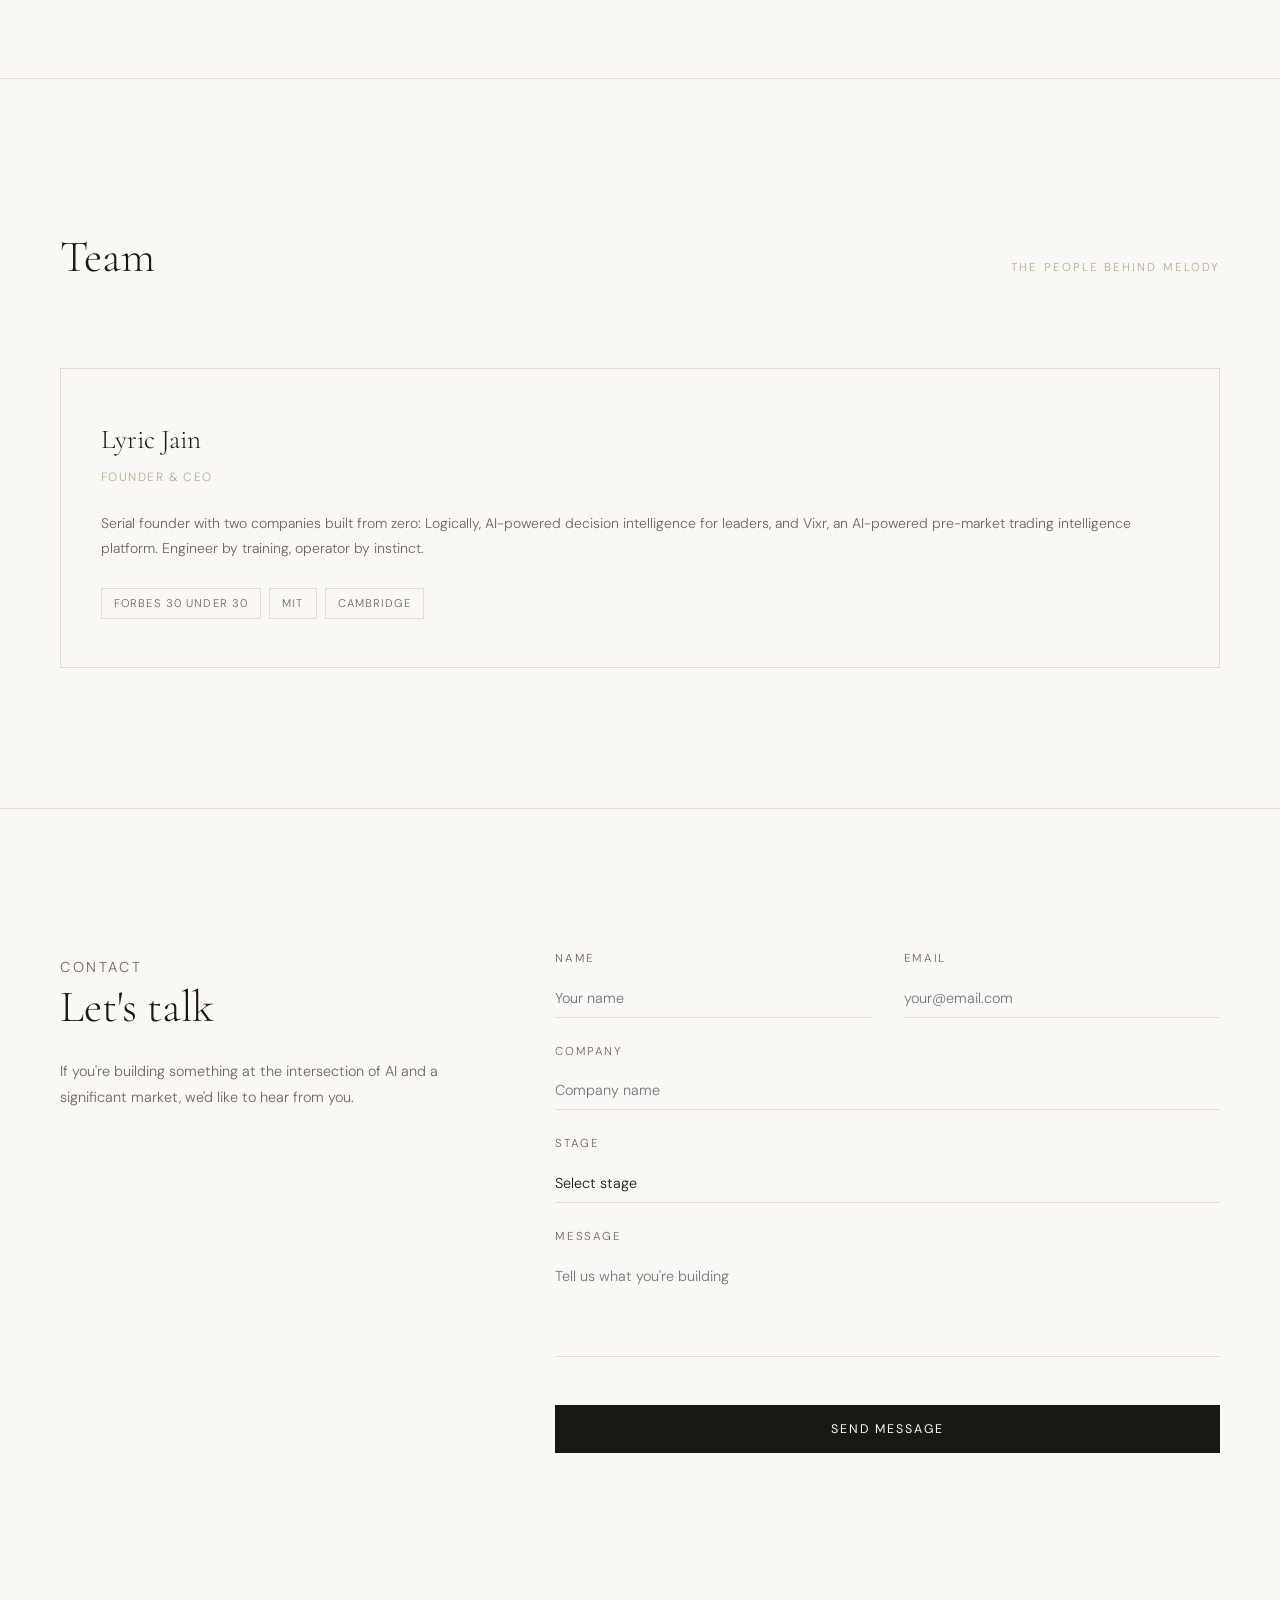
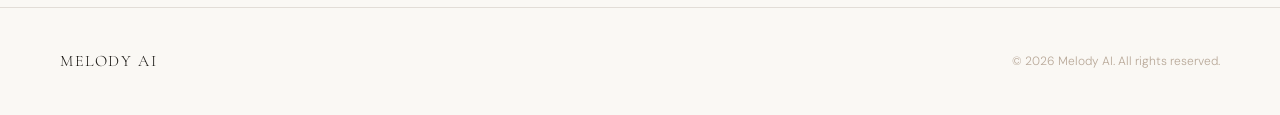
<file: index (1).html>
<!DOCTYPE html>
<html lang="en">
<head>
  <meta charset="UTF-8" />
  <meta name="viewport" content="width=device-width, initial-scale=1.0" />
  <title>Melody AI</title>
  <link rel="preconnect" href="https://fonts.googleapis.com" />
  <link rel="preconnect" href="https://fonts.gstatic.com" crossorigin />
  <link href="https://fonts.googleapis.com/css2?family=Cormorant+Garamond:ital,wght@0,300;0,400;1,300;1,400&family=DM+Sans:wght@300;400;500&display=swap" rel="stylesheet" />
  <style>
    *, *::before, *::after { box-sizing: border-box; margin: 0; padding: 0; }

    :root {
      --cream: #FAF8F4;
      --ink: #1A1814;
      --mid: #6B6760;
      --accent: #B8A898;
      --rule: #E2DDD7;
    }

    html { scroll-behavior: smooth; }

    body {
      background: var(--cream);
      color: var(--ink);
      font-family: 'DM Sans', sans-serif;
      font-weight: 300;
      font-size: 16px;
      line-height: 1.7;
      overflow-x: hidden;
    }

    /* NAV */
    nav {
      position: fixed;
      top: 0; left: 0; right: 0;
      z-index: 100;
      display: flex;
      justify-content: space-between;
      align-items: center;
      padding: 28px 60px;
      background: var(--cream);
      border-bottom: 1px solid transparent;
      transition: border-color 0.3s;
    }
    nav.scrolled { border-color: var(--rule); }

    .nav-logo {
      font-family: 'Cormorant Garamond', serif;
      font-weight: 300;
      font-size: 1.25rem;
      letter-spacing: 0.08em;
      text-transform: uppercase;
      color: var(--ink);
      text-decoration: none;
    }

    .nav-links {
      display: flex;
      gap: 40px;
      list-style: none;
    }
    .nav-links a {
      font-size: 0.78rem;
      letter-spacing: 0.12em;
      text-transform: uppercase;
      color: var(--mid);
      text-decoration: none;
      transition: color 0.2s;
    }
    .nav-links a:hover { color: var(--ink); }

    /* SECTIONS */
    section { padding: 140px 60px; }

    /* HERO */
    #hero {
      min-height: 100vh;
      display: flex;
      flex-direction: column;
      justify-content: center;
      padding-top: 120px;
      position: relative;
      overflow: hidden;
    }

    .hero-label {
      font-size: 0.72rem;
      letter-spacing: 0.18em;
      text-transform: uppercase;
      color: var(--accent);
      margin-bottom: 36px;
      opacity: 0;
      animation: fadeUp 0.8s 0.2s forwards;
    }

    .hero-headline {
      font-family: 'Cormorant Garamond', serif;
      font-weight: 300;
      font-size: clamp(3rem, 7vw, 6.5rem);
      line-height: 1.08;
      letter-spacing: -0.01em;
      max-width: 820px;
      opacity: 0;
      animation: fadeUp 0.9s 0.4s forwards;
    }

    .hero-headline em {
      font-style: italic;
      color: var(--mid);
    }

    .hero-sub {
      margin-top: 48px;
      font-size: 0.95rem;
      color: var(--mid);
      max-width: 480px;
      line-height: 1.8;
      opacity: 0;
      animation: fadeUp 0.9s 0.6s forwards;
    }

    .hero-cta {
      margin-top: 56px;
      opacity: 0;
      animation: fadeUp 0.9s 0.8s forwards;
    }

    .btn {
      display: inline-block;
      padding: 14px 36px;
      border: 1px solid var(--ink);
      font-size: 0.78rem;
      letter-spacing: 0.14em;
      text-transform: uppercase;
      color: var(--ink);
      text-decoration: none;
      transition: background 0.25s, color 0.25s;
    }
    .btn:hover { background: var(--ink); color: var(--cream); }

    .hero-rule {
      position: absolute;
      right: 60px;
      top: 50%;
      transform: translateY(-50%);
      width: 1px;
      height: 40vh;
      background: var(--rule);
      opacity: 0;
      animation: fadeIn 1.2s 1s forwards;
    }

    /* DIVIDER */
    .section-divider {
      width: 40px;
      height: 1px;
      background: var(--accent);
      margin-bottom: 48px;
    }

    /* ABOUT */
    #about {
      display: grid;
      grid-template-columns: 1fr 1.6fr;
      gap: 80px;
      align-items: start;
      border-top: 1px solid var(--rule);
    }

    .section-label {
      font-size: 0.72rem;
      letter-spacing: 0.18em;
      text-transform: uppercase;
      color: var(--accent);
      padding-top: 6px;
    }

    .about-body h2 {
      font-family: 'Cormorant Garamond', serif;
      font-weight: 300;
      font-size: clamp(2rem, 3.5vw, 3rem);
      line-height: 1.2;
      margin-bottom: 32px;
    }

    .about-body h2 em { font-style: italic; color: var(--mid); }

    .about-body p {
      color: var(--mid);
      margin-bottom: 20px;
      font-size: 0.95rem;
    }

    .thesis-stats {
      display: grid;
      grid-template-columns: repeat(2, 1fr);
      gap: 1px;
      background: var(--rule);
      margin-top: 56px;
      border: 1px solid var(--rule);
    }

    .stat {
      background: var(--cream);
      padding: 32px 28px;
    }

    .stat-value {
      font-family: 'Cormorant Garamond', serif;
      font-size: 2.2rem;
      font-weight: 300;
      line-height: 1;
      margin-bottom: 8px;
    }

    .stat-label {
      font-size: 0.75rem;
      letter-spacing: 0.1em;
      text-transform: uppercase;
      color: var(--mid);
    }

    /* TEAM */
    #team {
      border-top: 1px solid var(--rule);
    }

    .team-header {
      display: flex;
      justify-content: space-between;
      align-items: baseline;
      margin-bottom: 72px;
    }

    .team-header h2 {
      font-family: 'Cormorant Garamond', serif;
      font-weight: 300;
      font-size: clamp(2rem, 3.5vw, 3rem);
    }

    .team-grid {
      display: grid;
      grid-template-columns: repeat(auto-fit, minmax(280px, 1fr));
      gap: 2px;
      background: var(--rule);
      border: 1px solid var(--rule);
    }

    .team-card {
      background: var(--cream);
      padding: 48px 40px;
      transition: background 0.25s;
    }
    .team-card:hover { background: #F5F1EB; }

    .team-name {
      font-family: 'Cormorant Garamond', serif;
      font-size: 1.7rem;
      font-weight: 300;
      margin-bottom: 4px;
    }

    .team-title {
      font-size: 0.75rem;
      letter-spacing: 0.12em;
      text-transform: uppercase;
      color: var(--accent);
      margin-bottom: 24px;
    }

    .team-bio {
      font-size: 0.875rem;
      color: var(--mid);
      line-height: 1.75;
    }

    .team-tags {
      display: flex;
      flex-wrap: wrap;
      gap: 8px;
      margin-top: 28px;
    }

    .tag {
      font-size: 0.7rem;
      letter-spacing: 0.1em;
      text-transform: uppercase;
      border: 1px solid var(--rule);
      padding: 5px 12px;
      color: var(--mid);
    }

    /* CONTACT */
    #contact {
      border-top: 1px solid var(--rule);
      display: grid;
      grid-template-columns: 1fr 1.6fr;
      gap: 80px;
      align-items: start;
    }

    .contact-left h2 {
      font-family: 'Cormorant Garamond', serif;
      font-weight: 300;
      font-size: clamp(2rem, 3.5vw, 3rem);
      line-height: 1.2;
      margin-bottom: 24px;
    }

    .contact-left p {
      font-size: 0.9rem;
      color: var(--mid);
      line-height: 1.8;
    }

    .form-group {
      margin-bottom: 24px;
    }

    .form-group label {
      display: block;
      font-size: 0.72rem;
      letter-spacing: 0.14em;
      text-transform: uppercase;
      color: var(--mid);
      margin-bottom: 10px;
    }

    .form-group input,
    .form-group textarea,
    .form-group select {
      width: 100%;
      background: transparent;
      border: none;
      border-bottom: 1px solid var(--rule);
      padding: 10px 0;
      font-family: 'DM Sans', sans-serif;
      font-size: 0.9rem;
      font-weight: 300;
      color: var(--ink);
      outline: none;
      transition: border-color 0.2s;
      -webkit-appearance: none;
    }

    .form-group input:focus,
    .form-group textarea:focus,
    .form-group select:focus {
      border-color: var(--ink);
    }

    .form-group textarea { resize: none; height: 100px; }

    .form-row { display: grid; grid-template-columns: 1fr 1fr; gap: 32px; }

    .submit-btn {
      margin-top: 16px;
      width: 100%;
      padding: 16px;
      background: var(--ink);
      color: var(--cream);
      border: none;
      font-family: 'DM Sans', sans-serif;
      font-size: 0.78rem;
      letter-spacing: 0.16em;
      text-transform: uppercase;
      cursor: pointer;
      transition: background 0.25s;
    }
    .submit-btn:hover { background: #2e2b26; }

    .form-note {
      margin-top: 14px;
      font-size: 0.75rem;
      color: var(--accent);
      text-align: center;
    }

    /* FOOTER */
    footer {
      border-top: 1px solid var(--rule);
      padding: 40px 60px;
      display: flex;
      justify-content: space-between;
      align-items: center;
    }

    .footer-logo {
      font-family: 'Cormorant Garamond', serif;
      font-weight: 300;
      font-size: 1rem;
      letter-spacing: 0.1em;
      text-transform: uppercase;
    }

    .footer-copy {
      font-size: 0.75rem;
      color: var(--accent);
    }

    /* ANIMATIONS */
    @keyframes fadeUp {
      from { opacity: 0; transform: translateY(24px); }
      to   { opacity: 1; transform: translateY(0); }
    }
    @keyframes fadeIn {
      from { opacity: 0; }
      to   { opacity: 1; }
    }

    .reveal {
      opacity: 0;
      transform: translateY(20px);
      transition: opacity 0.7s ease, transform 0.7s ease;
    }
    .reveal.visible {
      opacity: 1;
      transform: translateY(0);
    }

    /* RESPONSIVE */
    @media (max-width: 860px) {
      nav { padding: 24px 28px; }
      .nav-links { display: none; }
      section { padding: 100px 28px; }
      #about, #contact { grid-template-columns: 1fr; gap: 48px; }
      .form-row { grid-template-columns: 1fr; gap: 0; }
      .thesis-stats { grid-template-columns: 1fr 1fr; }
      footer { padding: 32px 28px; flex-direction: column; gap: 12px; text-align: center; }
      .hero-rule { display: none; }
    }
  </style>
</head>
<body>

  <nav id="navbar">
    <a href="#hero" class="nav-logo">Melody AI</a>
    <ul class="nav-links">
      <li><a href="#about">Thesis</a></li>
      <li><a href="#team">Team</a></li>
      <li><a href="#contact">Contact</a></li>
    </ul>
  </nav>

  <!-- HERO -->
  <section id="hero">
    <p class="hero-label">Venture Capital · Global</p>
    <h1 class="hero-headline">
      Building the companies<br>
      that run on <em>intelligence</em>
    </h1>
    <p class="hero-sub">
      We back founders developing AI and those transforming established industries through it — from first cheque to meaningful scale.
    </p>
    <div class="hero-cta">
      <a href="#contact" class="btn">Get in touch</a>
    </div>
    <div class="hero-rule"></div>
  </section>

  <!-- ABOUT -->
  <section id="about">
    <div class="section-label reveal">Thesis</div>
    <div class="about-body reveal">
      <h2>Where capital meets <em>conviction</em></h2>
      <p>
        Melody AI backs two kinds of company: those building AI, and those being rebuilt by it.
      </p>
      <p>
        We invest globally across technology, fintech, industry and commerce, with a focus on founders who combine technical depth with commercial clarity.
      </p>
      <div class="thesis-stats">
        <div class="stat">
          <div class="stat-value">£5m</div>
          <div class="stat-label">Max cheque size</div>
        </div>
        <div class="stat">
          <div class="stat-value">Global</div>
          <div class="stat-label">Investment reach</div>
        </div>
        <div class="stat">
          <div class="stat-value">AI&#8209;first</div>
          <div class="stat-label">Thesis</div>
        </div>
        <div class="stat">
          <div class="stat-value">4</div>
          <div class="stat-label">Sectors</div>
        </div>
      </div>
    </div>
  </section>

  <!-- TEAM -->
  <section id="team">
    <div class="team-header reveal">
      <h2>Team</h2>
      <span class="section-label">The people behind Melody</span>
    </div>
    <div class="team-grid">
      <div class="team-card reveal">
        <div class="team-name">Lyric Jain</div>
        <div class="team-title">Founder & CEO</div>
        <p class="team-bio">
          Serial founder with two companies built from zero: Logically, AI-powered decision intelligence for leaders, and Vixr, an AI-powered pre-market trading intelligence platform. Engineer by training, operator by instinct.
        </p>
        <div class="team-tags">
          <span class="tag">Forbes 30 Under 30</span>
          <span class="tag">MIT</span>
          <span class="tag">Cambridge</span>
        </div>
      </div>
    </div>
  </section>

  <!-- CONTACT -->
  <section id="contact">
    <div class="contact-left reveal">
      <p class="section-label">Contact</p>
      <h2>Let's talk</h2>
      <p>
        If you're building something at the intersection of AI and a significant market, we'd like to hear from you.
      </p>
    </div>
    <div class="reveal">
      <div class="form-row">
        <div class="form-group">
          <label for="name">Name</label>
          <input type="text" id="name" placeholder="Your name" />
        </div>
        <div class="form-group">
          <label for="email">Email</label>
          <input type="email" id="email" placeholder="your@email.com" />
        </div>
      </div>
      <div class="form-group">
        <label for="company">Company</label>
        <input type="text" id="company" placeholder="Company name" />
      </div>
      <div class="form-group">
        <label for="stage">Stage</label>
        <select id="stage">
          <option value="" disabled selected>Select stage</option>
          <option>Pre-seed</option>
          <option>Seed</option>
          <option>Series A</option>
          <option>Other</option>
        </select>
      </div>
      <div class="form-group">
        <label for="message">Message</label>
        <textarea id="message" placeholder="Tell us what you're building"></textarea>
      </div>
      <button class="submit-btn" id="submit-btn" onclick="handleSubmit()">Send message</button>
      <p class="form-note" id="form-note"></p>
    </div>
  </section>

  <footer>
    <div class="footer-logo">Melody AI</div>
    <div class="footer-copy">© 2026 Melody AI. All rights reserved.</div>
  </footer>

  <script>
    // Nav scroll effect
    const navbar = document.getElementById('navbar');
    window.addEventListener('scroll', () => {
      navbar.classList.toggle('scrolled', window.scrollY > 40);
    });

    // Scroll reveal
    const reveals = document.querySelectorAll('.reveal');
    const observer = new IntersectionObserver((entries) => {
      entries.forEach((entry, i) => {
        if (entry.isIntersecting) {
          setTimeout(() => entry.target.classList.add('visible'), i * 80);
          observer.unobserve(entry.target);
        }
      });
    }, { threshold: 0.1 });
    reveals.forEach(el => observer.observe(el));

    // Form submit via Formspree
    async function handleSubmit() {
      const name = document.getElementById('name').value.trim();
      const email = document.getElementById('email').value.trim();
      const company = document.getElementById('company').value.trim();
      const stage = document.getElementById('stage').value;
      const message = document.getElementById('message').value.trim();
      const note = document.getElementById('form-note');
      const btn = document.getElementById('submit-btn');

      if (!name || !email) {
        note.style.color = '#b08080';
        note.textContent = 'Please fill in your name and email.';
        return;
      }

      btn.textContent = 'Sending…';
      btn.disabled = true;

      try {
        const res = await fetch('https://formspree.io/f/xeepzlgv', {
          method: 'POST',
          headers: { 'Accept': 'application/json', 'Content-Type': 'application/json' },
          body: JSON.stringify({ name, email, company, stage, message,
            _replyto: email,
            _subject: `New enquiry from ${name} — Melody AI` })
        });

        if (res.ok) {
          note.style.color = '#8a9e8a';
          note.textContent = 'Message received — we\'ll be in touch.';
          btn.textContent = 'Sent';
          ['name','email','company','message'].forEach(id => document.getElementById(id).value = '');
          document.getElementById('stage').selectedIndex = 0;
        } else {
          throw new Error('Failed');
        }
      } catch {
        note.style.color = '#b08080';
        note.textContent = 'Something went wrong — please try again.';
        btn.textContent = 'Send message';
        btn.disabled = false;
      }
    }
  </script>

</body>
</html>
</file>
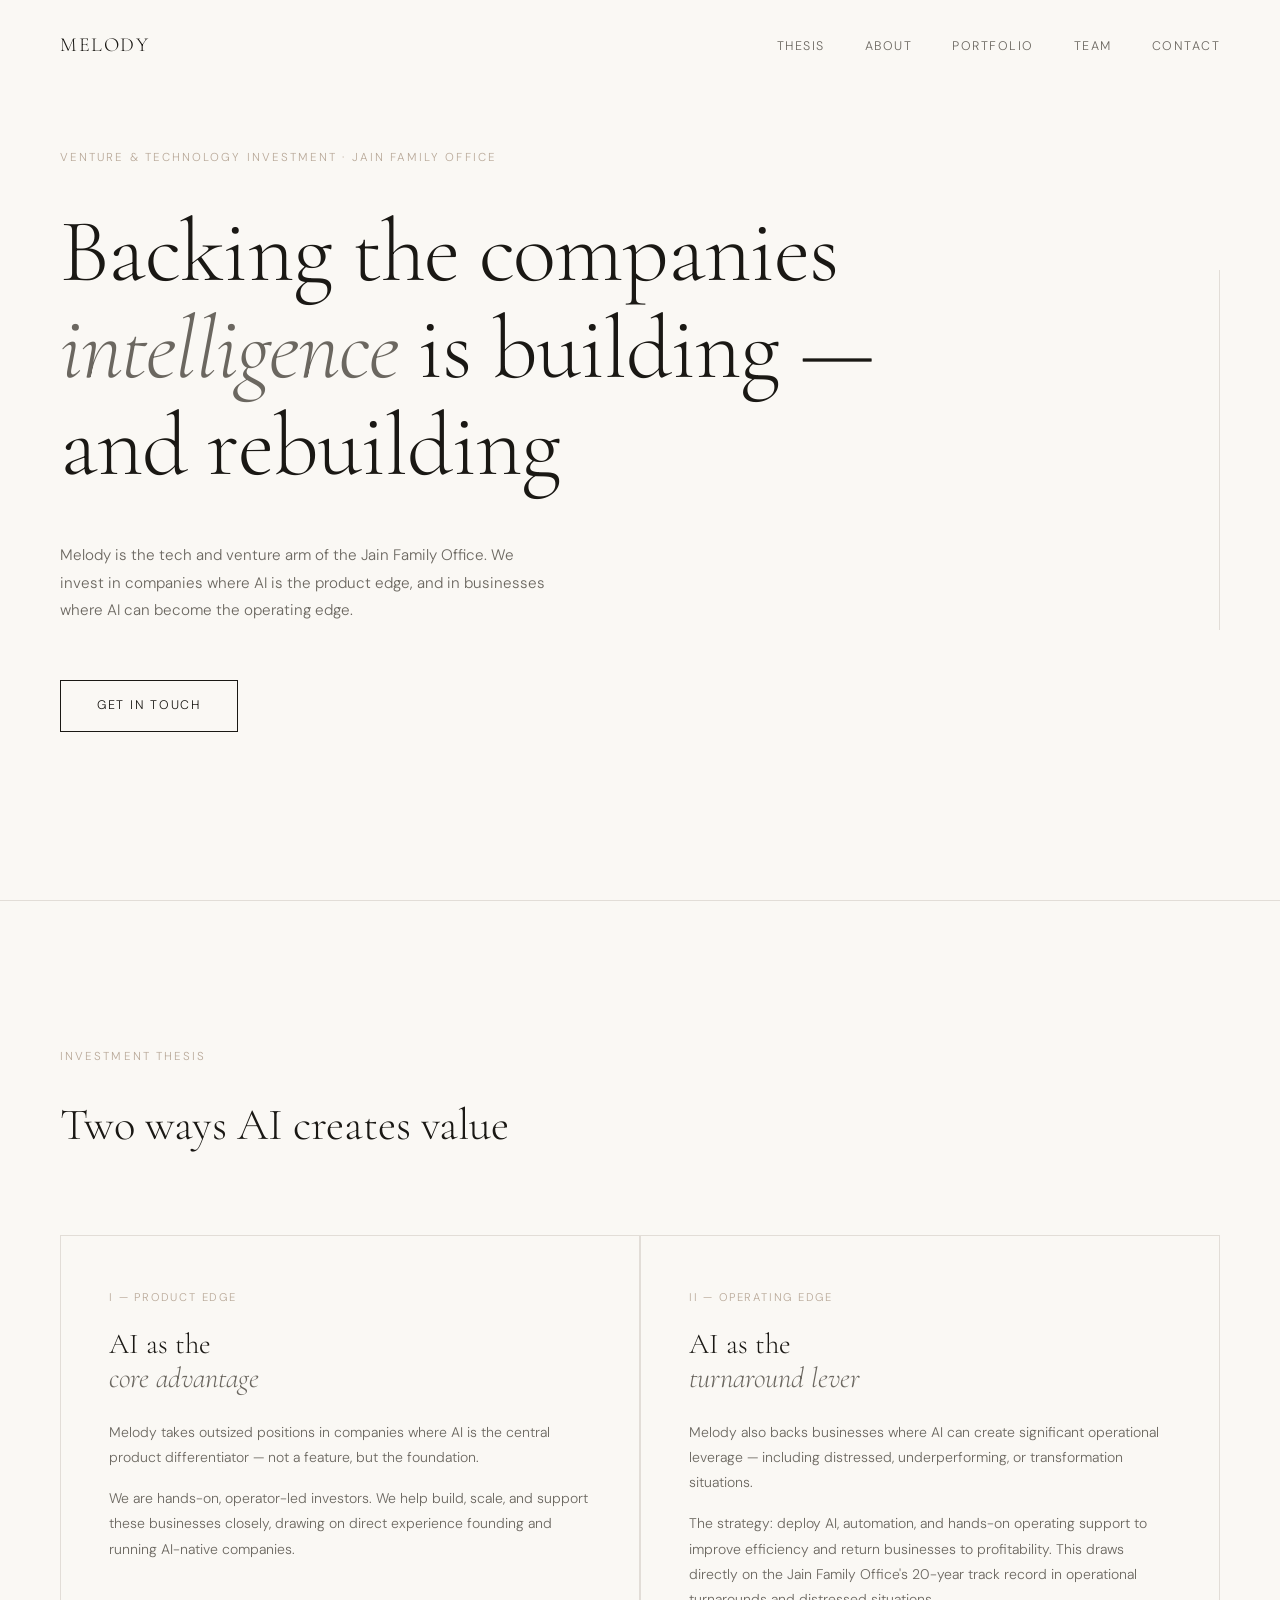
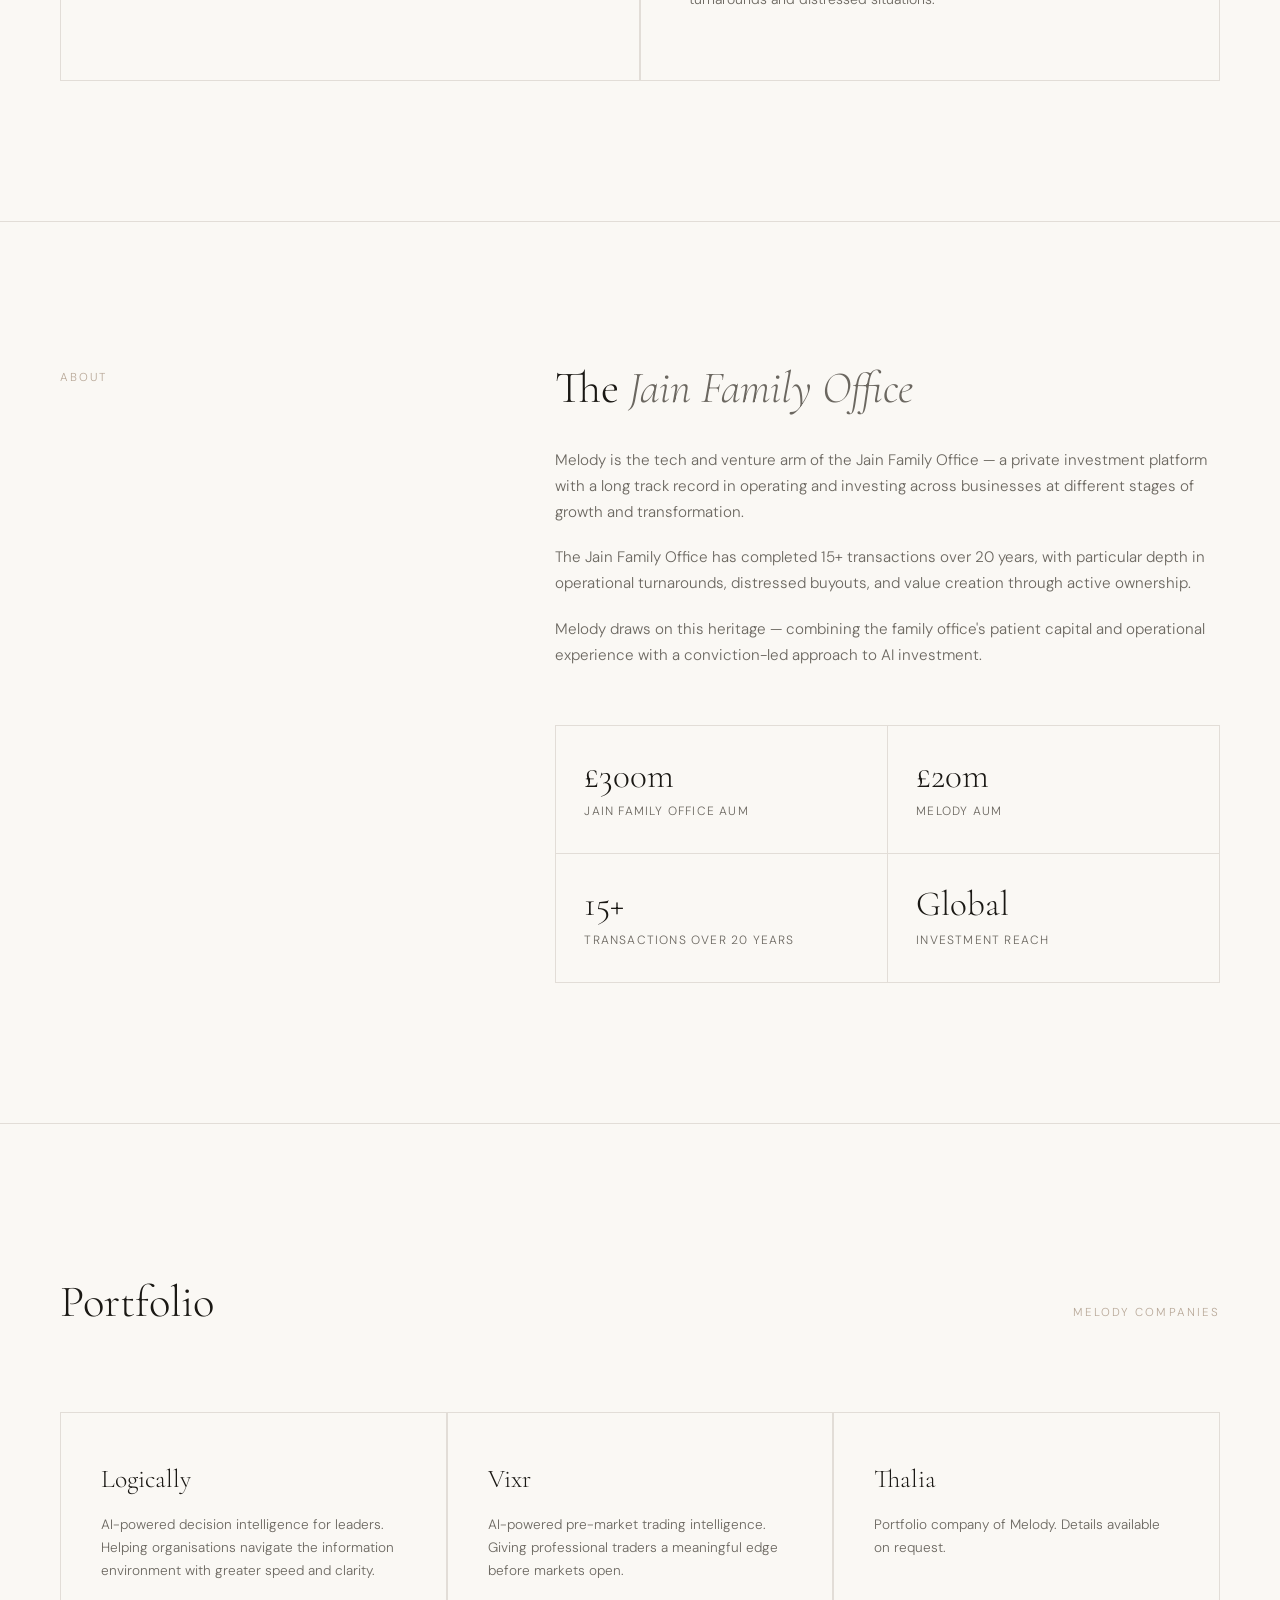
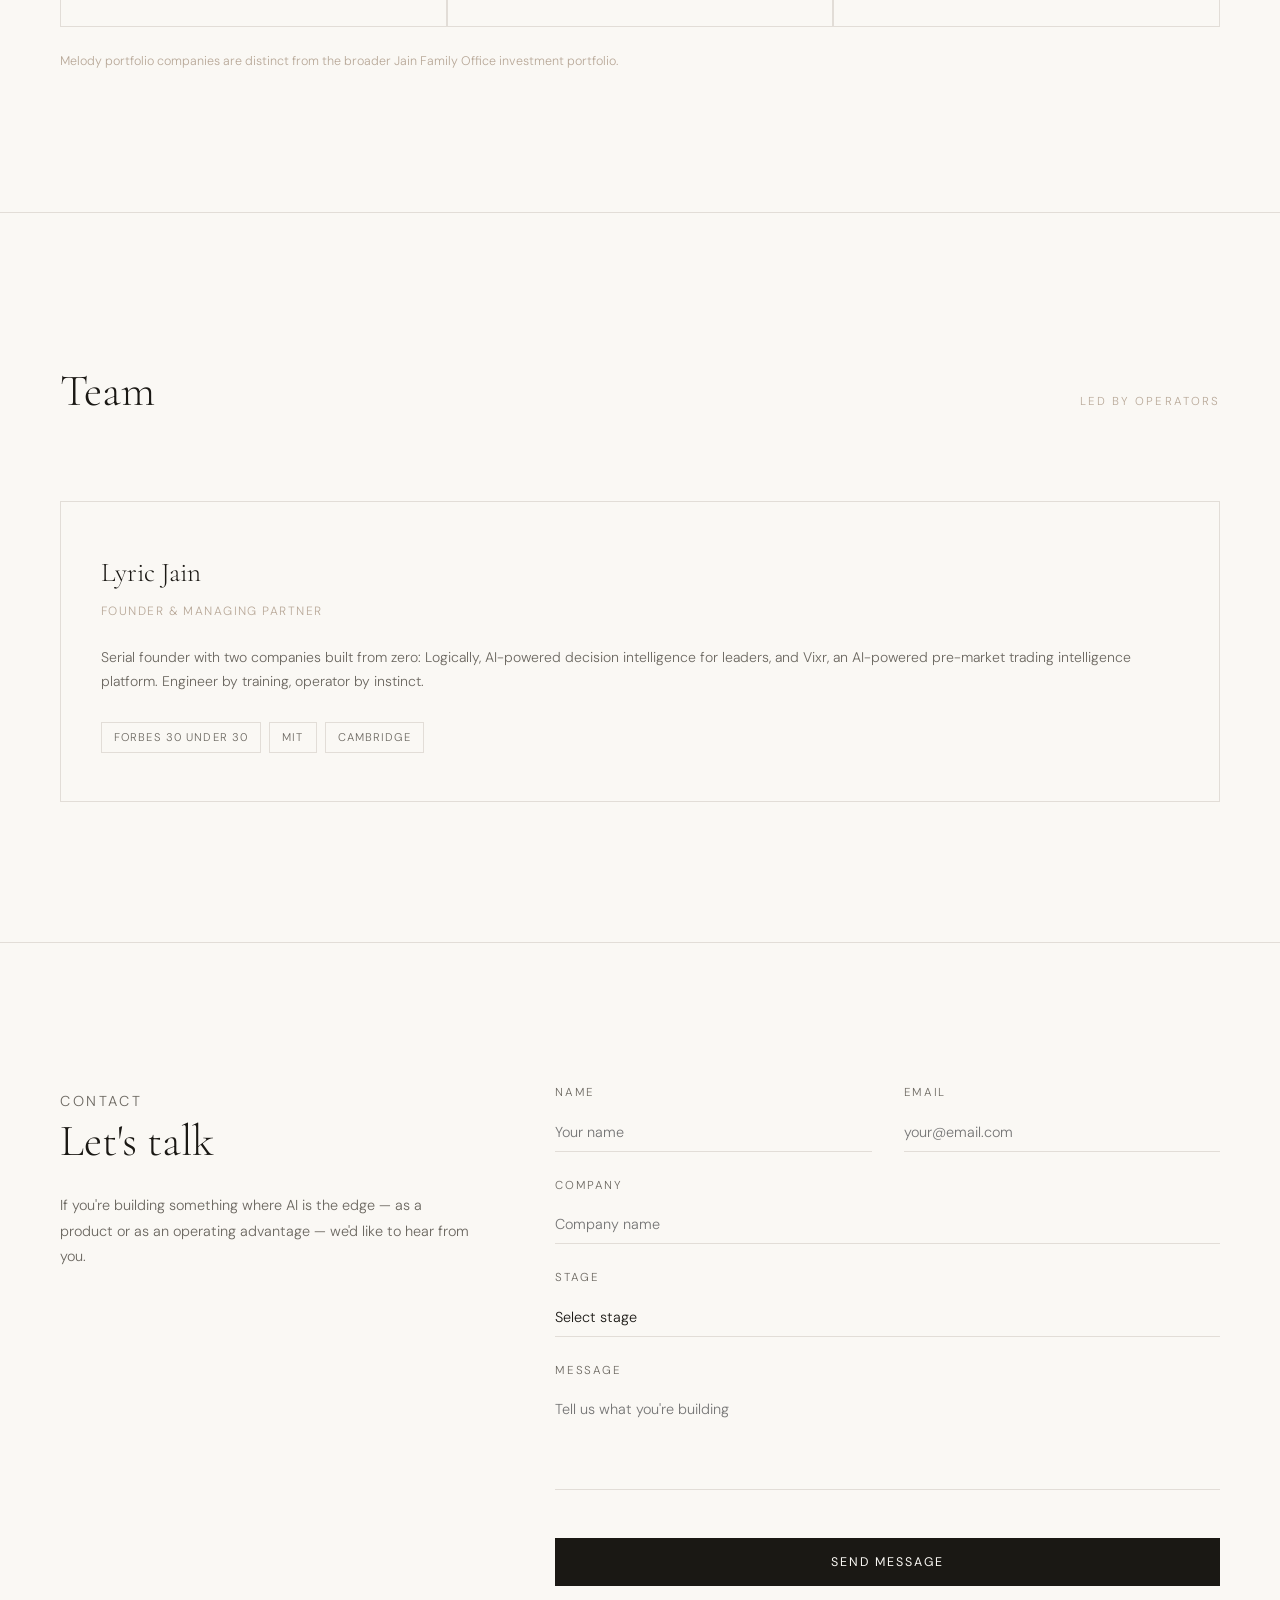
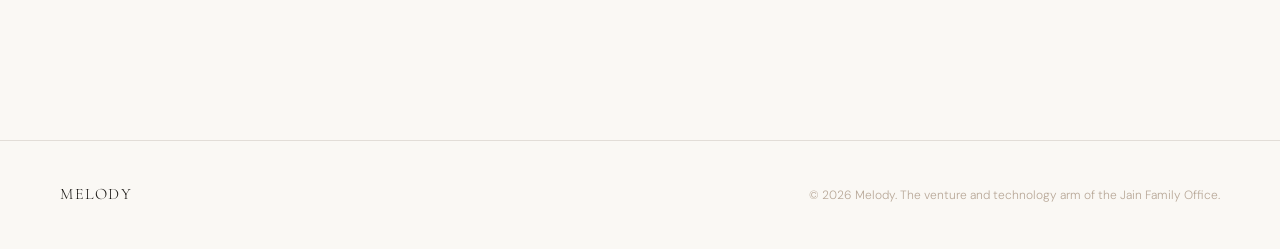
<file: index (2).html>
<!DOCTYPE html>
<html lang="en">
<head>
  <meta charset="UTF-8" />
  <meta name="viewport" content="width=device-width, initial-scale=1.0" />
  <title>Melody — Venture & Technology Investment</title>
  <link rel="preconnect" href="https://fonts.googleapis.com" />
  <link rel="preconnect" href="https://fonts.gstatic.com" crossorigin />
  <link href="https://fonts.googleapis.com/css2?family=Cormorant+Garamond:ital,wght@0,300;0,400;1,300;1,400&family=DM+Sans:wght@300;400;500&display=swap" rel="stylesheet" />
  <style>
    *, *::before, *::after { box-sizing: border-box; margin: 0; padding: 0; }

    :root {
      --cream: #FAF8F4;
      --ink: #1A1814;
      --mid: #6B6760;
      --accent: #B8A898;
      --rule: #E2DDD7;
    }

    html { scroll-behavior: smooth; }

    body {
      background: var(--cream);
      color: var(--ink);
      font-family: 'DM Sans', sans-serif;
      font-weight: 300;
      font-size: 16px;
      line-height: 1.7;
      overflow-x: hidden;
    }

    nav {
      position: fixed;
      top: 0; left: 0; right: 0;
      z-index: 100;
      display: flex;
      justify-content: space-between;
      align-items: center;
      padding: 28px 60px;
      background: var(--cream);
      border-bottom: 1px solid transparent;
      transition: border-color 0.3s;
    }
    nav.scrolled { border-color: var(--rule); }

    .nav-logo {
      font-family: 'Cormorant Garamond', serif;
      font-weight: 300;
      font-size: 1.25rem;
      letter-spacing: 0.08em;
      text-transform: uppercase;
      color: var(--ink);
      text-decoration: none;
    }

    .nav-links {
      display: flex;
      gap: 40px;
      list-style: none;
    }
    .nav-links a {
      font-size: 0.78rem;
      letter-spacing: 0.12em;
      text-transform: uppercase;
      color: var(--mid);
      text-decoration: none;
      transition: color 0.2s;
    }
    .nav-links a:hover { color: var(--ink); }

    section { padding: 140px 60px; }

    #hero {
      min-height: 100vh;
      display: flex;
      flex-direction: column;
      justify-content: center;
      padding-top: 120px;
      position: relative;
      overflow: hidden;
    }

    .hero-label {
      font-size: 0.72rem;
      letter-spacing: 0.18em;
      text-transform: uppercase;
      color: var(--accent);
      margin-bottom: 36px;
      opacity: 0;
      animation: fadeUp 0.8s 0.2s forwards;
    }

    .hero-headline {
      font-family: 'Cormorant Garamond', serif;
      font-weight: 300;
      font-size: clamp(3rem, 7vw, 6.5rem);
      line-height: 1.08;
      letter-spacing: -0.01em;
      max-width: 860px;
      opacity: 0;
      animation: fadeUp 0.9s 0.4s forwards;
    }

    .hero-headline em { font-style: italic; color: var(--mid); }

    .hero-sub {
      margin-top: 48px;
      font-size: 0.95rem;
      color: var(--mid);
      max-width: 500px;
      line-height: 1.8;
      opacity: 0;
      animation: fadeUp 0.9s 0.6s forwards;
    }

    .hero-cta {
      margin-top: 56px;
      opacity: 0;
      animation: fadeUp 0.9s 0.8s forwards;
    }

    .btn {
      display: inline-block;
      padding: 14px 36px;
      border: 1px solid var(--ink);
      font-size: 0.78rem;
      letter-spacing: 0.14em;
      text-transform: uppercase;
      color: var(--ink);
      text-decoration: none;
      transition: background 0.25s, color 0.25s;
    }
    .btn:hover { background: var(--ink); color: var(--cream); }

    .hero-rule {
      position: absolute;
      right: 60px;
      top: 50%;
      transform: translateY(-50%);
      width: 1px;
      height: 40vh;
      background: var(--rule);
      opacity: 0;
      animation: fadeIn 1.2s 1s forwards;
    }

    .section-label {
      font-size: 0.72rem;
      letter-spacing: 0.18em;
      text-transform: uppercase;
      color: var(--accent);
      padding-top: 6px;
    }

    /* THESIS */
    #thesis { border-top: 1px solid var(--rule); }

    .thesis-header { margin-bottom: 72px; }

    .thesis-header h2 {
      font-family: 'Cormorant Garamond', serif;
      font-weight: 300;
      font-size: clamp(2rem, 3.5vw, 3rem);
      margin-top: 20px;
    }

    .thesis-grid {
      display: grid;
      grid-template-columns: 1fr 1fr;
      gap: 2px;
      background: var(--rule);
      border: 1px solid var(--rule);
    }

    .thesis-card {
      background: var(--cream);
      padding: 52px 48px;
    }

    .thesis-card-label {
      font-size: 0.7rem;
      letter-spacing: 0.16em;
      text-transform: uppercase;
      color: var(--accent);
      margin-bottom: 20px;
    }

    .thesis-card h3 {
      font-family: 'Cormorant Garamond', serif;
      font-weight: 300;
      font-size: 1.8rem;
      line-height: 1.2;
      margin-bottom: 24px;
    }

    .thesis-card h3 em { font-style: italic; color: var(--mid); }

    .thesis-card p {
      font-size: 0.875rem;
      color: var(--mid);
      line-height: 1.8;
      margin-bottom: 16px;
    }

    /* ABOUT */
    #about {
      display: grid;
      grid-template-columns: 1fr 1.6fr;
      gap: 80px;
      align-items: start;
      border-top: 1px solid var(--rule);
    }

    .col-body h2 {
      font-family: 'Cormorant Garamond', serif;
      font-weight: 300;
      font-size: clamp(2rem, 3.5vw, 3rem);
      line-height: 1.2;
      margin-bottom: 32px;
    }
    .col-body h2 em { font-style: italic; color: var(--mid); }

    .col-body p {
      color: var(--mid);
      margin-bottom: 20px;
      font-size: 0.95rem;
    }

    .stats-grid {
      display: grid;
      grid-template-columns: repeat(2, 1fr);
      gap: 1px;
      background: var(--rule);
      margin-top: 56px;
      border: 1px solid var(--rule);
    }

    .stat { background: var(--cream); padding: 32px 28px; }

    .stat-value {
      font-family: 'Cormorant Garamond', serif;
      font-size: 2.2rem;
      font-weight: 300;
      line-height: 1;
      margin-bottom: 8px;
    }

    .stat-label {
      font-size: 0.75rem;
      letter-spacing: 0.1em;
      text-transform: uppercase;
      color: var(--mid);
    }

    /* PORTFOLIO */
    #portfolio { border-top: 1px solid var(--rule); }

    .section-header {
      display: flex;
      justify-content: space-between;
      align-items: baseline;
      margin-bottom: 72px;
    }

    .section-header h2 {
      font-family: 'Cormorant Garamond', serif;
      font-weight: 300;
      font-size: clamp(2rem, 3.5vw, 3rem);
    }

    .portfolio-grid {
      display: grid;
      grid-template-columns: repeat(3, 1fr);
      gap: 2px;
      background: var(--rule);
      border: 1px solid var(--rule);
    }

    .portfolio-card {
      background: var(--cream);
      padding: 44px 40px;
      transition: background 0.25s;
    }
    .portfolio-card:hover { background: #F5F1EB; }

    .portfolio-name {
      font-family: 'Cormorant Garamond', serif;
      font-size: 1.6rem;
      font-weight: 300;
      margin-bottom: 12px;
    }

    .portfolio-desc {
      font-size: 0.85rem;
      color: var(--mid);
      line-height: 1.7;
    }

    .portfolio-note {
      margin-top: 24px;
      font-size: 0.78rem;
      color: var(--accent);
    }

    /* TEAM */
    #team { border-top: 1px solid var(--rule); }

    .team-grid {
      display: grid;
      grid-template-columns: repeat(auto-fit, minmax(280px, 1fr));
      gap: 2px;
      background: var(--rule);
      border: 1px solid var(--rule);
    }

    .team-card {
      background: var(--cream);
      padding: 48px 40px;
      transition: background 0.25s;
    }
    .team-card:hover { background: #F5F1EB; }

    .team-name {
      font-family: 'Cormorant Garamond', serif;
      font-size: 1.7rem;
      font-weight: 300;
      margin-bottom: 4px;
    }

    .team-title {
      font-size: 0.75rem;
      letter-spacing: 0.12em;
      text-transform: uppercase;
      color: var(--accent);
      margin-bottom: 24px;
    }

    .team-bio {
      font-size: 0.875rem;
      color: var(--mid);
      line-height: 1.75;
    }

    .team-tags {
      display: flex;
      flex-wrap: wrap;
      gap: 8px;
      margin-top: 28px;
    }

    .tag {
      font-size: 0.7rem;
      letter-spacing: 0.1em;
      text-transform: uppercase;
      border: 1px solid var(--rule);
      padding: 5px 12px;
      color: var(--mid);
    }

    /* CONTACT */
    #contact {
      border-top: 1px solid var(--rule);
      display: grid;
      grid-template-columns: 1fr 1.6fr;
      gap: 80px;
      align-items: start;
    }

    .contact-left h2 {
      font-family: 'Cormorant Garamond', serif;
      font-weight: 300;
      font-size: clamp(2rem, 3.5vw, 3rem);
      line-height: 1.2;
      margin-bottom: 24px;
    }

    .contact-left p {
      font-size: 0.9rem;
      color: var(--mid);
      line-height: 1.8;
    }

    .form-group { margin-bottom: 24px; }

    .form-group label {
      display: block;
      font-size: 0.72rem;
      letter-spacing: 0.14em;
      text-transform: uppercase;
      color: var(--mid);
      margin-bottom: 10px;
    }

    .form-group input,
    .form-group textarea,
    .form-group select {
      width: 100%;
      background: transparent;
      border: none;
      border-bottom: 1px solid var(--rule);
      padding: 10px 0;
      font-family: 'DM Sans', sans-serif;
      font-size: 0.9rem;
      font-weight: 300;
      color: var(--ink);
      outline: none;
      transition: border-color 0.2s;
      -webkit-appearance: none;
    }

    .form-group input:focus,
    .form-group textarea:focus,
    .form-group select:focus { border-color: var(--ink); }

    .form-group textarea { resize: none; height: 100px; }
    .form-row { display: grid; grid-template-columns: 1fr 1fr; gap: 32px; }

    .submit-btn {
      margin-top: 16px;
      width: 100%;
      padding: 16px;
      background: var(--ink);
      color: var(--cream);
      border: none;
      font-family: 'DM Sans', sans-serif;
      font-size: 0.78rem;
      letter-spacing: 0.16em;
      text-transform: uppercase;
      cursor: pointer;
      transition: background 0.25s;
    }
    .submit-btn:hover { background: #2e2b26; }
    .submit-btn:disabled { opacity: 0.5; cursor: not-allowed; }

    .form-note {
      margin-top: 14px;
      font-size: 0.75rem;
      color: var(--accent);
      text-align: center;
    }

    footer {
      border-top: 1px solid var(--rule);
      padding: 40px 60px;
      display: flex;
      justify-content: space-between;
      align-items: center;
    }

    .footer-logo {
      font-family: 'Cormorant Garamond', serif;
      font-weight: 300;
      font-size: 1rem;
      letter-spacing: 0.1em;
      text-transform: uppercase;
    }

    .footer-copy { font-size: 0.75rem; color: var(--accent); }

    @keyframes fadeUp {
      from { opacity: 0; transform: translateY(24px); }
      to   { opacity: 1; transform: translateY(0); }
    }
    @keyframes fadeIn {
      from { opacity: 0; }
      to   { opacity: 1; }
    }

    .reveal {
      opacity: 0;
      transform: translateY(20px);
      transition: opacity 0.7s ease, transform 0.7s ease;
    }
    .reveal.visible {
      opacity: 1;
      transform: translateY(0);
    }

    @media (max-width: 860px) {
      nav { padding: 24px 28px; }
      .nav-links { display: none; }
      section { padding: 100px 28px; }
      #about, #contact { grid-template-columns: 1fr; gap: 48px; }
      .thesis-grid, .portfolio-grid { grid-template-columns: 1fr; }
      .form-row { grid-template-columns: 1fr; gap: 0; }
      .stats-grid { grid-template-columns: 1fr 1fr; }
      footer { padding: 32px 28px; flex-direction: column; gap: 12px; text-align: center; }
      .hero-rule { display: none; }
      .thesis-card { padding: 40px 28px; }
    }
  </style>
</head>
<body>

  <nav id="navbar">
    <a href="#hero" class="nav-logo">Melody</a>
    <ul class="nav-links">
      <li><a href="#thesis">Thesis</a></li>
      <li><a href="#about">About</a></li>
      <li><a href="#portfolio">Portfolio</a></li>
      <li><a href="#team">Team</a></li>
      <li><a href="#contact">Contact</a></li>
    </ul>
  </nav>

  <!-- HERO -->
  <section id="hero">
    <p class="hero-label">Venture & Technology Investment · Jain Family Office</p>
    <h1 class="hero-headline">
      Backing the companies<br>
      <em>intelligence</em> is building —<br>
      and rebuilding
    </h1>
    <p class="hero-sub">
      Melody is the tech and venture arm of the Jain Family Office. We invest in companies where AI is the product edge, and in businesses where AI can become the operating edge.
    </p>
    <div class="hero-cta">
      <a href="#contact" class="btn">Get in touch</a>
    </div>
    <div class="hero-rule"></div>
  </section>

  <!-- THESIS -->
  <section id="thesis">
    <div class="thesis-header reveal">
      <div class="section-label">Investment Thesis</div>
      <h2>Two ways AI creates value</h2>
    </div>
    <div class="thesis-grid">
      <div class="thesis-card reveal">
        <div class="thesis-card-label">I — Product Edge</div>
        <h3>AI as the<br><em>core advantage</em></h3>
        <p>
          Melody takes outsized positions in companies where AI is the central product differentiator — not a feature, but the foundation.
        </p>
        <p>
          We are hands-on, operator-led investors. We help build, scale, and support these businesses closely, drawing on direct experience founding and running AI-native companies.
        </p>
      </div>
      <div class="thesis-card reveal">
        <div class="thesis-card-label">II — Operating Edge</div>
        <h3>AI as the<br><em>turnaround lever</em></h3>
        <p>
          Melody also backs businesses where AI can create significant operational leverage — including distressed, underperforming, or transformation situations.
        </p>
        <p>
          The strategy: deploy AI, automation, and hands-on operating support to improve efficiency and return businesses to profitability. This draws directly on the Jain Family Office's 20-year track record in operational turnarounds and distressed situations.
        </p>
      </div>
    </div>
  </section>

  <!-- ABOUT -->
  <section id="about">
    <div class="section-label reveal">About</div>
    <div class="col-body reveal">
      <h2>The <em>Jain Family Office</em></h2>
      <p>
        Melody is the tech and venture arm of the Jain Family Office — a private investment platform with a long track record in operating and investing across businesses at different stages of growth and transformation.
      </p>
      <p>
        The Jain Family Office has completed 15+ transactions over 20 years, with particular depth in operational turnarounds, distressed buyouts, and value creation through active ownership.
      </p>
      <p>
        Melody draws on this heritage — combining the family office's patient capital and operational experience with a conviction-led approach to AI investment.
      </p>
      <div class="stats-grid">
        <div class="stat">
          <div class="stat-value">£300m</div>
          <div class="stat-label">Jain Family Office AUM</div>
        </div>
        <div class="stat">
          <div class="stat-value">£20m</div>
          <div class="stat-label">Melody AUM</div>
        </div>
        <div class="stat">
          <div class="stat-value">15+</div>
          <div class="stat-label">Transactions over 20 years</div>
        </div>
        <div class="stat">
          <div class="stat-value">Global</div>
          <div class="stat-label">Investment reach</div>
        </div>
      </div>
    </div>
  </section>

  <!-- PORTFOLIO -->
  <section id="portfolio">
    <div class="section-header reveal">
      <h2>Portfolio</h2>
      <span class="section-label">Melody companies</span>
    </div>
    <div class="portfolio-grid">
      <div class="portfolio-card reveal">
        <div class="portfolio-name">Logically</div>
        <p class="portfolio-desc">AI-powered decision intelligence for leaders. Helping organisations navigate the information environment with greater speed and clarity.</p>
      </div>
      <div class="portfolio-card reveal">
        <div class="portfolio-name">Vixr</div>
        <p class="portfolio-desc">AI-powered pre-market trading intelligence. Giving professional traders a meaningful edge before markets open.</p>
      </div>
      <div class="portfolio-card reveal">
        <div class="portfolio-name">Thalia</div>
        <p class="portfolio-desc">Portfolio company of Melody. Details available on request.</p>
      </div>
    </div>
    <p class="portfolio-note reveal">Melody portfolio companies are distinct from the broader Jain Family Office investment portfolio.</p>
  </section>

  <!-- TEAM -->
  <section id="team">
    <div class="section-header reveal">
      <h2>Team</h2>
      <span class="section-label">Led by operators</span>
    </div>
    <div class="team-grid">
      <div class="team-card reveal">
        <div class="team-name">Lyric Jain</div>
        <div class="team-title">Founder & Managing Partner</div>
        <p class="team-bio">
          Serial founder with two companies built from zero: Logically, AI-powered decision intelligence for leaders, and Vixr, an AI-powered pre-market trading intelligence platform. Engineer by training, operator by instinct.
        </p>
        <div class="team-tags">
          <span class="tag">Forbes 30 Under 30</span>
          <span class="tag">MIT</span>
          <span class="tag">Cambridge</span>
        </div>
      </div>
    </div>
  </section>

  <!-- CONTACT -->
  <section id="contact">
    <div class="contact-left reveal">
      <p class="section-label">Contact</p>
      <h2>Let's talk</h2>
      <p>
        If you're building something where AI is the edge — as a product or as an operating advantage — we'd like to hear from you.
      </p>
    </div>
    <div class="reveal">
      <div class="form-row">
        <div class="form-group">
          <label for="name">Name</label>
          <input type="text" id="name" placeholder="Your name" />
        </div>
        <div class="form-group">
          <label for="email">Email</label>
          <input type="email" id="email" placeholder="your@email.com" />
        </div>
      </div>
      <div class="form-group">
        <label for="company">Company</label>
        <input type="text" id="company" placeholder="Company name" />
      </div>
      <div class="form-group">
        <label for="stage">Stage</label>
        <select id="stage">
          <option value="" disabled selected>Select stage</option>
          <option>Pre-seed</option>
          <option>Seed</option>
          <option>Series A</option>
          <option>Growth</option>
          <option>Distressed / Turnaround</option>
          <option>Other</option>
        </select>
      </div>
      <div class="form-group">
        <label for="message">Message</label>
        <textarea id="message" placeholder="Tell us what you're building"></textarea>
      </div>
      <button class="submit-btn" id="submit-btn" onclick="handleSubmit()">Send message</button>
      <p class="form-note" id="form-note"></p>
    </div>
  </section>

  <footer>
    <div class="footer-logo">Melody</div>
    <div class="footer-copy">© 2026 Melody. The venture and technology arm of the Jain Family Office.</div>
  </footer>

  <script>
    const navbar = document.getElementById('navbar');
    window.addEventListener('scroll', () => {
      navbar.classList.toggle('scrolled', window.scrollY > 40);
    });

    const reveals = document.querySelectorAll('.reveal');
    const observer = new IntersectionObserver((entries) => {
      entries.forEach((entry, i) => {
        if (entry.isIntersecting) {
          setTimeout(() => entry.target.classList.add('visible'), i * 80);
          observer.unobserve(entry.target);
        }
      });
    }, { threshold: 0.1 });
    reveals.forEach(el => observer.observe(el));

    async function handleSubmit() {
      const name = document.getElementById('name').value.trim();
      const email = document.getElementById('email').value.trim();
      const company = document.getElementById('company').value.trim();
      const stage = document.getElementById('stage').value;
      const message = document.getElementById('message').value.trim();
      const note = document.getElementById('form-note');
      const btn = document.getElementById('submit-btn');

      if (!name || !email) {
        note.style.color = '#b08080';
        note.textContent = 'Please fill in your name and email.';
        return;
      }

      btn.textContent = 'Sending…';
      btn.disabled = true;

      try {
        const res = await fetch('https://formspree.io/f/xeepzlgv', {
          method: 'POST',
          headers: { 'Accept': 'application/json', 'Content-Type': 'application/json' },
          body: JSON.stringify({ name, email, company, stage, message,
            _replyto: email,
            _subject: `New enquiry from ${name} — Melody` })
        });

        if (res.ok) {
          note.style.color = '#8a9e8a';
          note.textContent = 'Message received — we\'ll be in touch.';
          btn.textContent = 'Sent';
          ['name','email','company','message'].forEach(id => document.getElementById(id).value = '');
          document.getElementById('stage').selectedIndex = 0;
        } else {
          throw new Error('Failed');
        }
      } catch {
        note.style.color = '#b08080';
        note.textContent = 'Something went wrong — please try again.';
        btn.textContent = 'Send message';
        btn.disabled = false;
      }
    }
  </script>

</body>
</html>
</file>
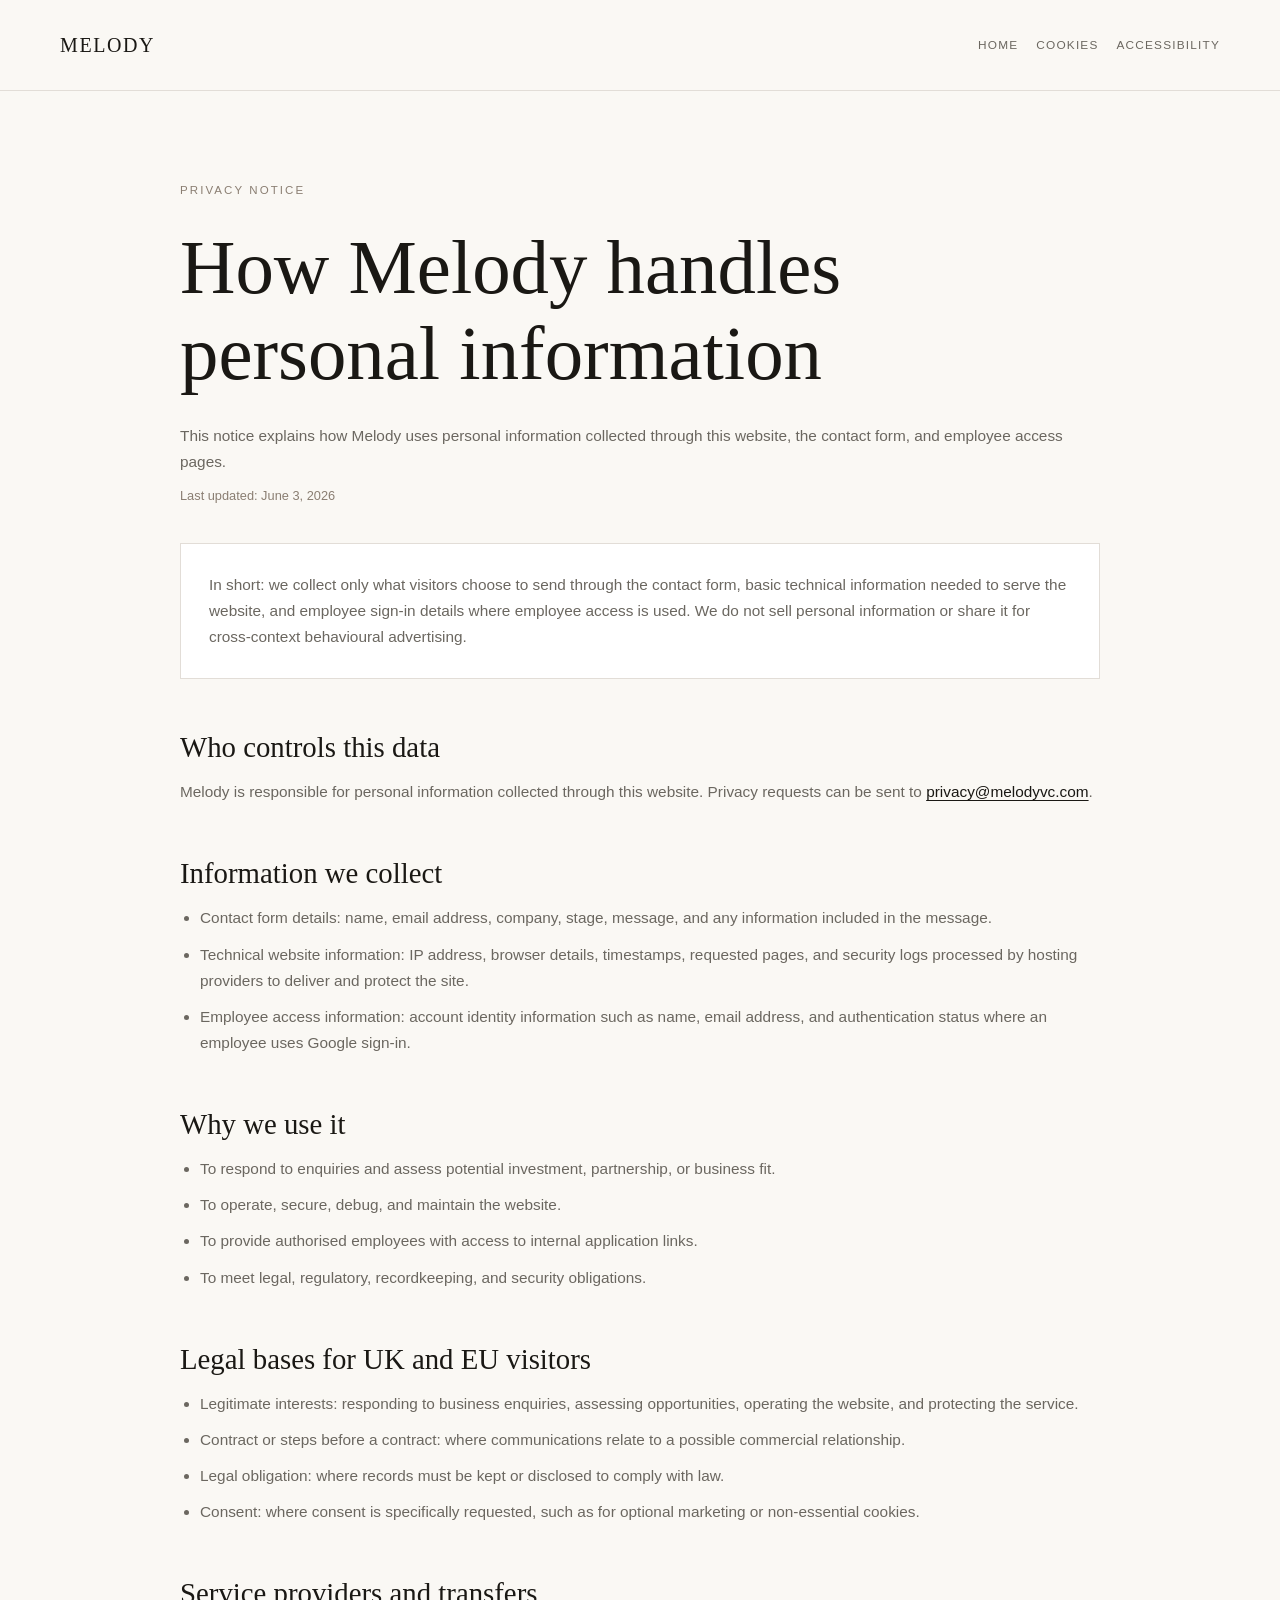
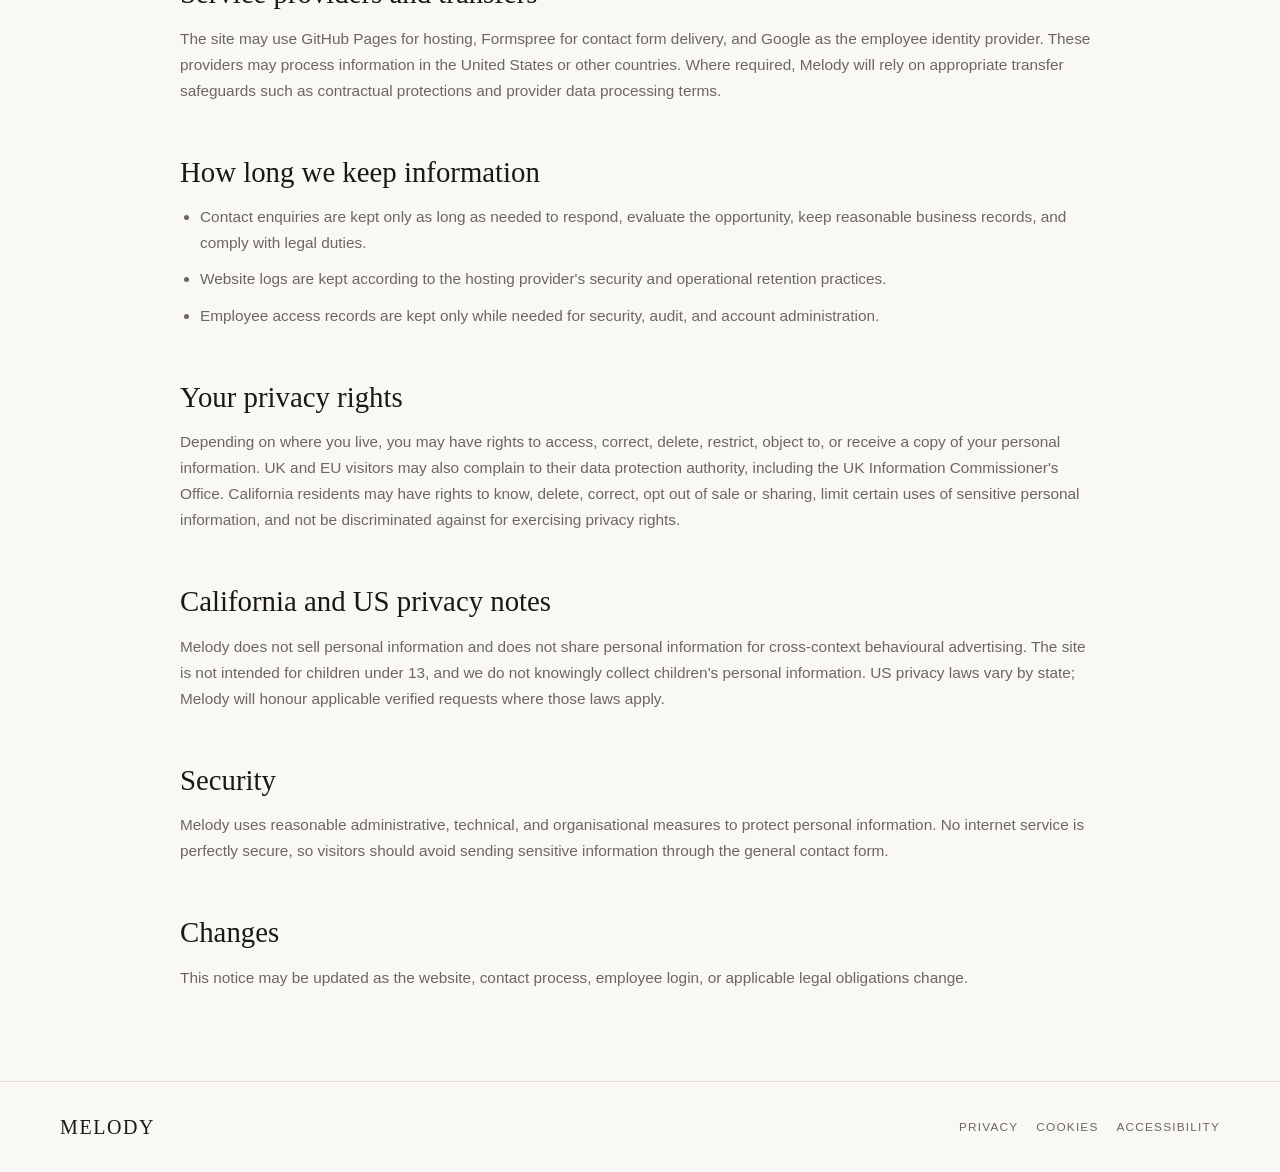
<file: privacy.html>
<!DOCTYPE html>
<html lang="en">
<head>
  <meta charset="UTF-8" />
  <meta name="viewport" content="width=device-width, initial-scale=1.0" />
  <title>Privacy Notice | Melody</title>
  <link rel="icon" href="favicon.svg" type="image/svg+xml" />
  <style>
    *, *::before, *::after { box-sizing: border-box; margin: 0; padding: 0; }
    :root {
      --cream: #FAF8F4;
      --ink: #1A1814;
      --mid: #6B6760;
      --accent: #8A7E72;
      --rule: #E2DDD7;
      --paper: #FFFFFF;
      --serif: Georgia, 'Times New Roman', serif;
      --sans: 'Segoe UI', Roboto, Helvetica, Arial, sans-serif;
    }
    body {
      background: var(--cream);
      color: var(--ink);
      font-family: var(--sans);
      font-weight: 300;
      line-height: 1.7;
    }
    nav, footer {
      display: flex;
      justify-content: space-between;
      align-items: center;
      gap: 24px;
      padding: 28px 60px;
      border-bottom: 1px solid var(--rule);
    }
    footer {
      border-top: 1px solid var(--rule);
      border-bottom: none;
    }
    .brand {
      font-family: var(--serif);
      font-size: 1.25rem;
      letter-spacing: 0.08em;
      text-transform: uppercase;
      color: var(--ink);
      text-decoration: none;
    }
    .nav-links, .footer-links {
      display: flex;
      flex-wrap: wrap;
      gap: 18px;
      font-size: 0.74rem;
      letter-spacing: 0.1em;
      text-transform: uppercase;
    }
    a { color: var(--ink); text-underline-offset: 3px; }
    .nav-links a, .footer-links a {
      color: var(--mid);
      text-decoration: none;
    }
    .nav-links a:hover, .footer-links a:hover { color: var(--ink); }
    main {
      width: min(920px, calc(100% - 56px));
      margin: 0 auto;
      padding: 90px 0;
    }
    .label {
      color: var(--accent);
      font-size: 0.72rem;
      letter-spacing: 0.18em;
      text-transform: uppercase;
      margin-bottom: 24px;
    }
    h1, h2 {
      font-family: var(--serif);
      font-weight: 300;
      line-height: 1.12;
    }
    h1 {
      font-size: clamp(2.8rem, 6vw, 5rem);
      margin-bottom: 26px;
    }
    h2 {
      font-size: 1.8rem;
      margin: 52px 0 16px;
    }
    p, li {
      color: var(--mid);
      font-size: 0.96rem;
    }
    ul {
      display: grid;
      gap: 10px;
      margin: 14px 0 0 20px;
    }
    .summary {
      border: 1px solid var(--rule);
      background: var(--paper);
      padding: 28px;
      margin: 36px 0 12px;
    }
    .updated {
      color: var(--accent);
      font-size: 0.8rem;
      margin-top: 10px;
    }
    @media (max-width: 760px) {
      nav, footer {
        padding: 24px 28px;
        align-items: flex-start;
        flex-direction: column;
      }
      main { padding: 64px 0; }
    }
  </style>
</head>
<body>
  <nav>
    <a href="index.html" class="brand">Melody</a>
    <div class="nav-links" aria-label="Site links">
      <a href="index.html">Home</a>
      <a href="cookies.html">Cookies</a>
      <a href="accessibility.html">Accessibility</a>
    </div>
  </nav>

  <main>
    <p class="label">Privacy Notice</p>
    <h1>How Melody handles personal information</h1>
    <p>
      This notice explains how Melody uses personal information collected through this website, the contact form, and employee access pages.
    </p>
    <p class="updated">Last updated: June 3, 2026</p>

    <div class="summary">
      <p>
        In short: we collect only what visitors choose to send through the contact form, basic technical information needed to serve the website, and employee sign-in details where employee access is used. We do not sell personal information or share it for cross-context behavioural advertising.
      </p>
    </div>

    <h2>Who controls this data</h2>
    <p>
      Melody is responsible for personal information collected through this website. Privacy requests can be sent to <a href="mailto:privacy@melodyvc.com">privacy@melodyvc.com</a>.
    </p>

    <h2>Information we collect</h2>
    <ul>
      <li>Contact form details: name, email address, company, stage, message, and any information included in the message.</li>
      <li>Technical website information: IP address, browser details, timestamps, requested pages, and security logs processed by hosting providers to deliver and protect the site.</li>
      <li>Employee access information: account identity information such as name, email address, and authentication status where an employee uses Google sign-in.</li>
    </ul>

    <h2>Why we use it</h2>
    <ul>
      <li>To respond to enquiries and assess potential investment, partnership, or business fit.</li>
      <li>To operate, secure, debug, and maintain the website.</li>
      <li>To provide authorised employees with access to internal application links.</li>
      <li>To meet legal, regulatory, recordkeeping, and security obligations.</li>
    </ul>

    <h2>Legal bases for UK and EU visitors</h2>
    <ul>
      <li>Legitimate interests: responding to business enquiries, assessing opportunities, operating the website, and protecting the service.</li>
      <li>Contract or steps before a contract: where communications relate to a possible commercial relationship.</li>
      <li>Legal obligation: where records must be kept or disclosed to comply with law.</li>
      <li>Consent: where consent is specifically requested, such as for optional marketing or non-essential cookies.</li>
    </ul>

    <h2>Service providers and transfers</h2>
    <p>
      The site may use GitHub Pages for hosting, Formspree for contact form delivery, and Google as the employee identity provider. These providers may process information in the United States or other countries. Where required, Melody will rely on appropriate transfer safeguards such as contractual protections and provider data processing terms.
    </p>

    <h2>How long we keep information</h2>
    <ul>
      <li>Contact enquiries are kept only as long as needed to respond, evaluate the opportunity, keep reasonable business records, and comply with legal duties.</li>
      <li>Website logs are kept according to the hosting provider's security and operational retention practices.</li>
      <li>Employee access records are kept only while needed for security, audit, and account administration.</li>
    </ul>

    <h2>Your privacy rights</h2>
    <p>
      Depending on where you live, you may have rights to access, correct, delete, restrict, object to, or receive a copy of your personal information. UK and EU visitors may also complain to their data protection authority, including the UK Information Commissioner's Office. California residents may have rights to know, delete, correct, opt out of sale or sharing, limit certain uses of sensitive personal information, and not be discriminated against for exercising privacy rights.
    </p>

    <h2>California and US privacy notes</h2>
    <p>
      Melody does not sell personal information and does not share personal information for cross-context behavioural advertising. The site is not intended for children under 13, and we do not knowingly collect children's personal information. US privacy laws vary by state; Melody will honour applicable verified requests where those laws apply.
    </p>

    <h2>Security</h2>
    <p>
      Melody uses reasonable administrative, technical, and organisational measures to protect personal information. No internet service is perfectly secure, so visitors should avoid sending sensitive information through the general contact form.
    </p>

    <h2>Changes</h2>
    <p>
      This notice may be updated as the website, contact process, employee login, or applicable legal obligations change.
    </p>
  </main>

  <footer>
    <div class="brand">Melody</div>
    <div class="footer-links" aria-label="Legal links">
      <a href="privacy.html">Privacy</a>
      <a href="cookies.html">Cookies</a>
      <a href="accessibility.html">Accessibility</a>
    </div>
  </footer>
</body>
</html>
</file>
